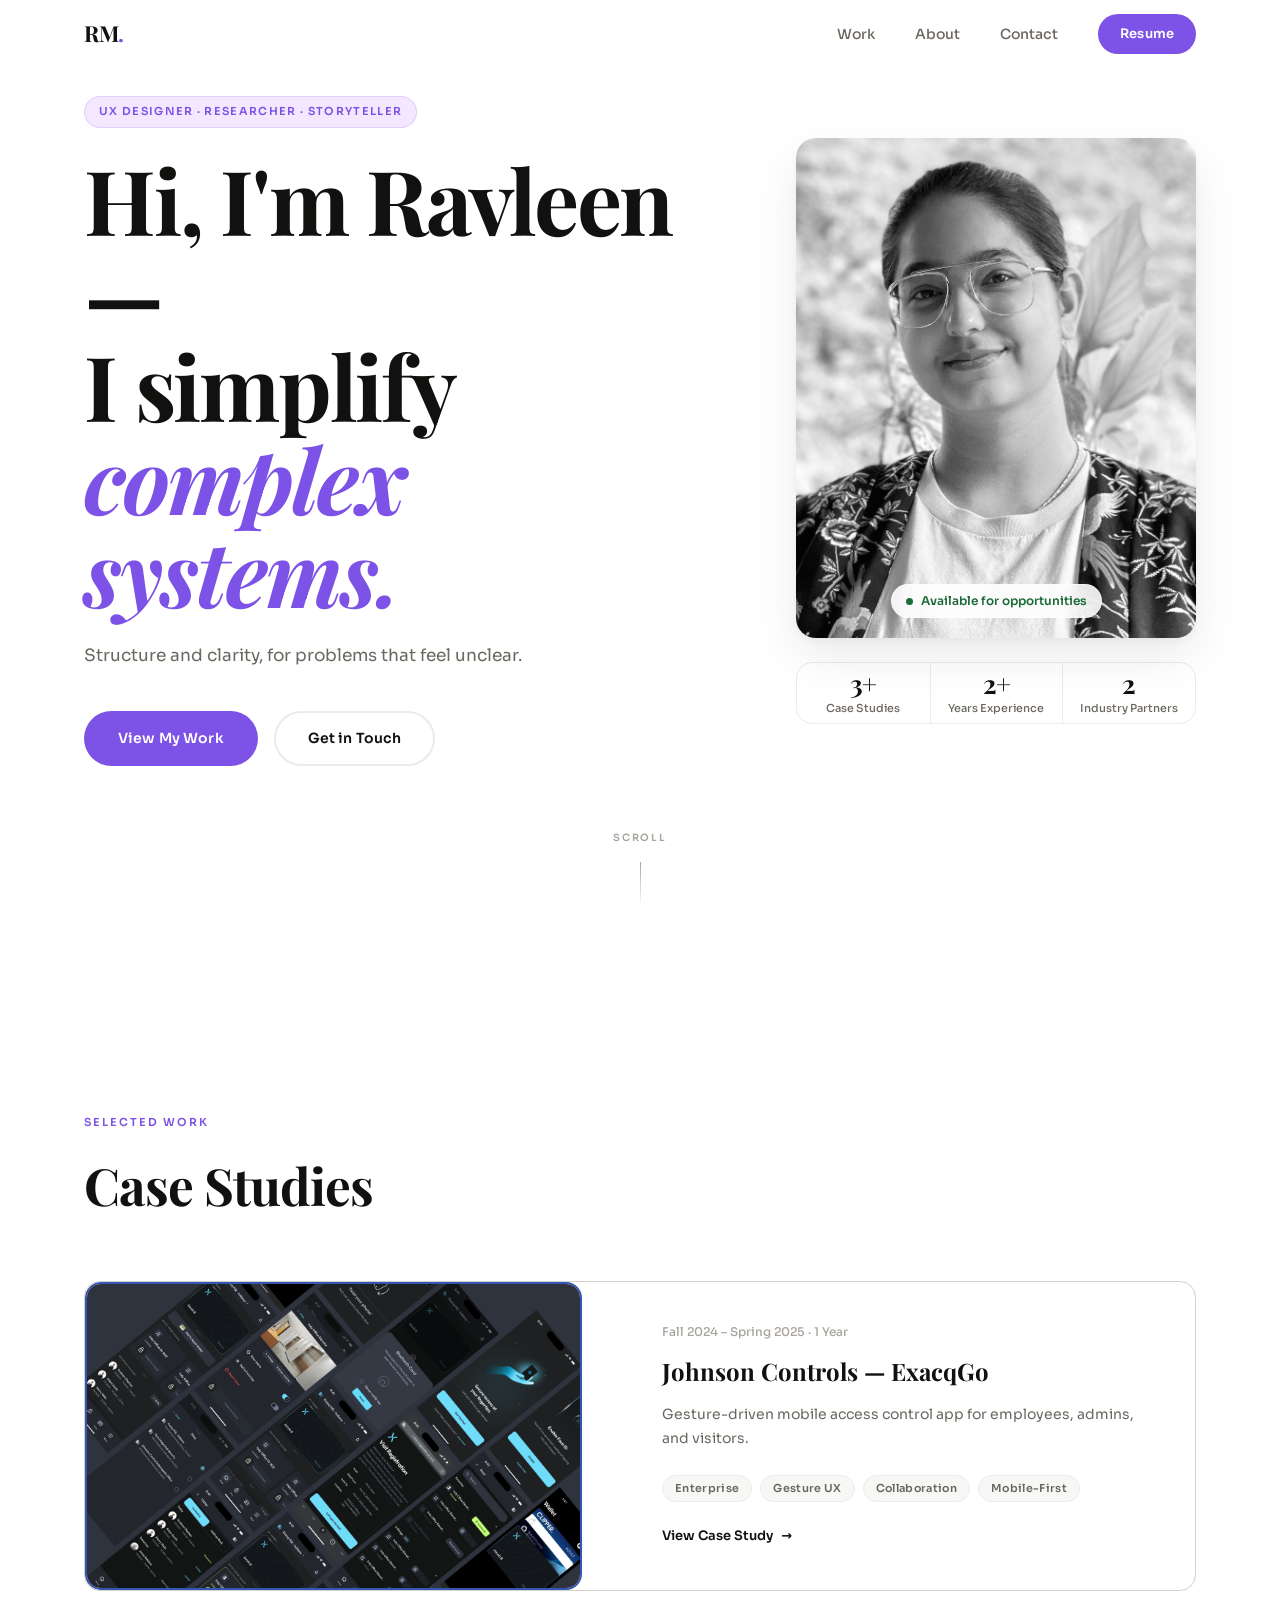
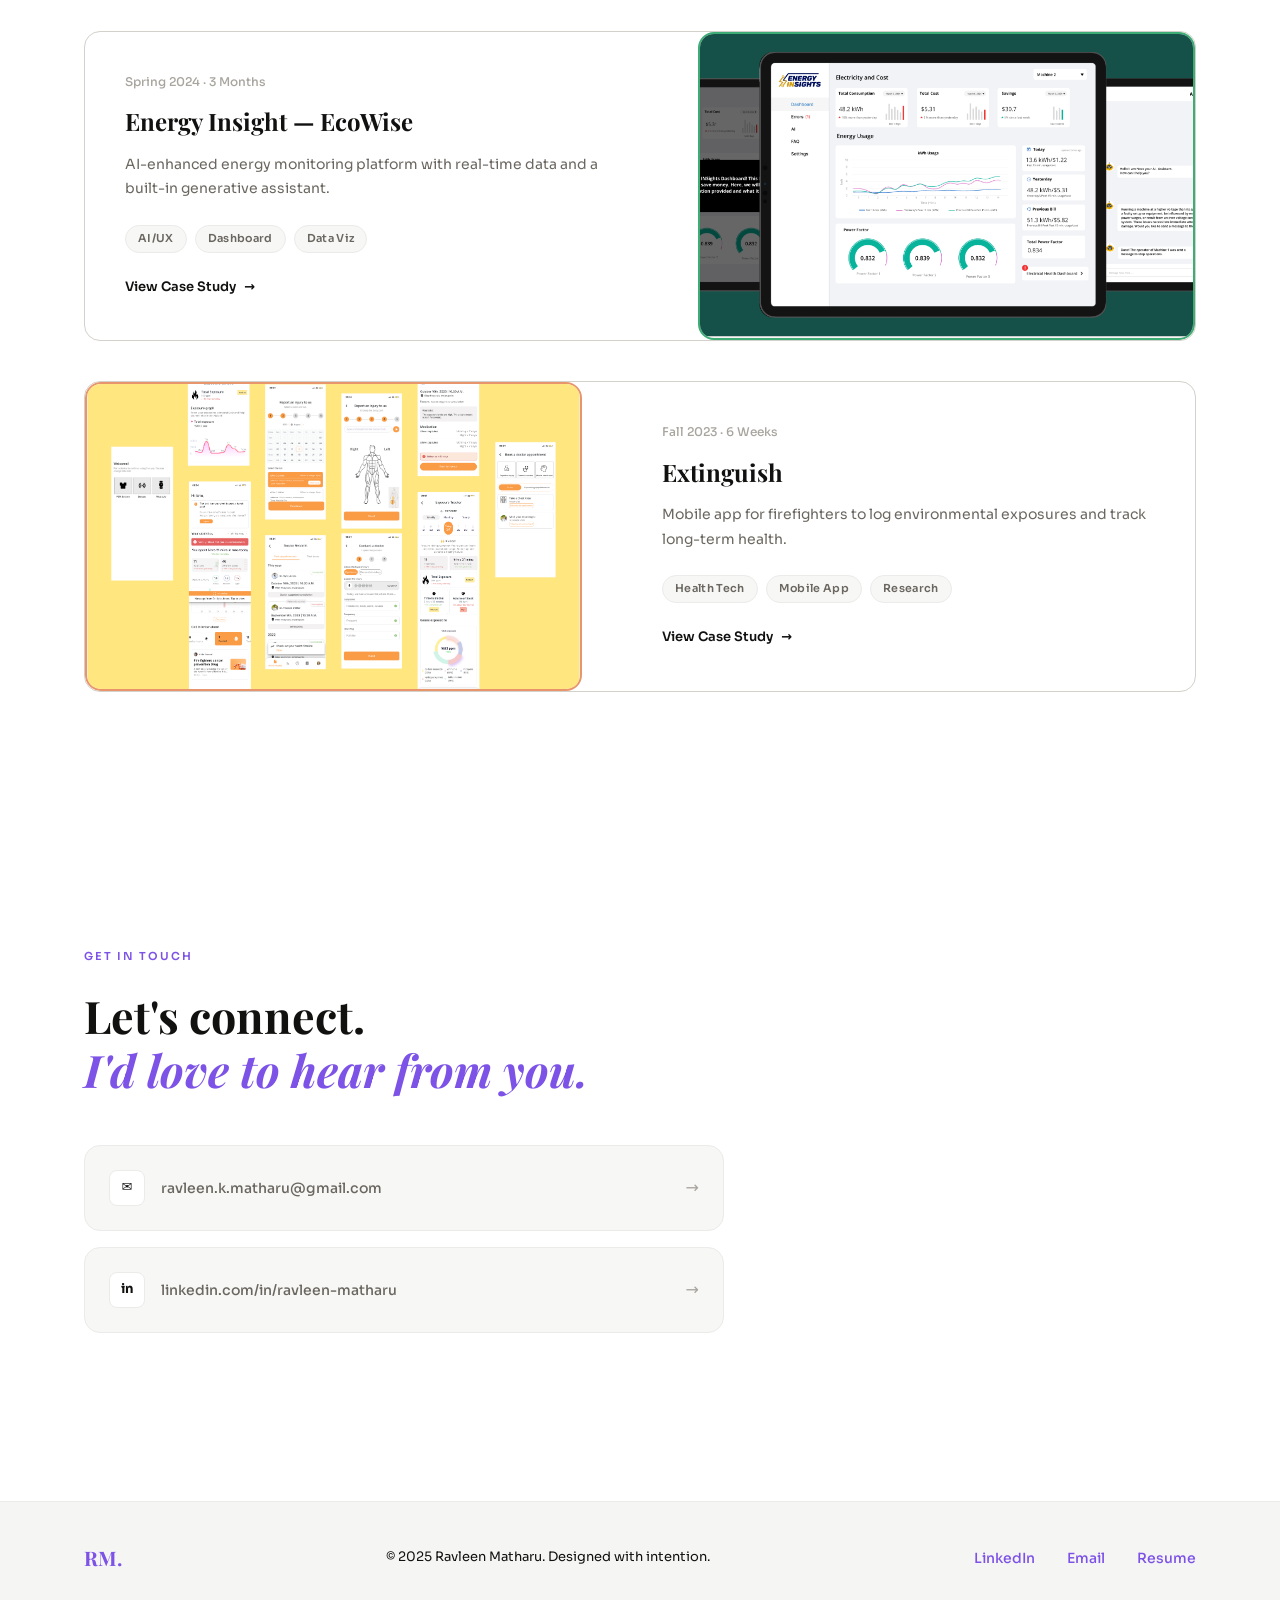
<file: index.html>
<!DOCTYPE html>
<html lang="en">
<head>
  <meta charset="UTF-8" />
  <meta name="viewport" content="width=device-width, initial-scale=1.0" />
  <title>Ravleen Matharu — UX Designer</title>
  <meta name="description" content="UX Designer specializing in intentional, user-centered design with storytelling and soul." />
  <link rel="preconnect" href="https://fonts.googleapis.com" />
  <link rel="preconnect" href="https://fonts.gstatic.com" crossorigin />
  <link href="https://fonts.googleapis.com/css2?family=Sora:wght@300;400;500;600;700&family=Playfair+Display:ital,wght@0,500;0,700;1,500&display=swap" rel="stylesheet" />
  <link rel="stylesheet" href="style.css" />
</head>
<body>

  <!-- ─── NAVIGATION ─────────────────────────────────────────── -->
  <header class="nav-wrapper">
    <nav class="nav container">
      <a href="#" class="nav-logo">RM<span class="dot">.</span></a>

      <ul class="nav-links" id="navLinks">
        <li><a href="#work" class="nav-link">Work</a></li>
        <li><a href="about.html" class="nav-link">About</a></li>
        <li><a href="#contact" class="nav-link">Contact</a></li>
        <li>
          <a href="https://drive.google.com/file/d/1DvTC7Cz_IJQYzYYdS0N1LlICfIwNAPWg/view" target="_blank" rel="noopener" class="btn btn-sm">Resume</a>
        </li>
      </ul>

      <button class="hamburger" id="hamburger" aria-label="Toggle menu">
        <span></span><span></span><span></span>
      </button>
    </nav>
  </header>

  <!-- ─── HERO ───────────────────────────────────────────────── -->
  <section class="hero" id="hero">
    <div class="container hero-inner">
      <div class="hero-text reveal">
        <span class="eyebrow">UX Designer · Researcher · Storyteller</span>
        <h1 class="hero-headline">
          Hi, I'm Ravleen —<br />
          I simplify <em>complex systems.</em>
        </h1>
        <p class="hero-sub">
          Structure and clarity, for problems that feel unclear.
        </p>
        <div class="hero-cta">
          <a href="#work" class="btn btn-primary">View My Work</a>
          <a href="#contact" class="btn btn-ghost">Get in Touch</a>
        </div>
      </div>

      <div class="hero-visual reveal reveal-delay-1">
        <div class="hero-photo-wrap">
          <img
            src="./portfolio-headshot/Portfolio.jpeg"
            alt="Ravleen Matharu — UX Designer"
            class="hero-photo"
          />
          <div class="hero-available">
            <span class="tag-pill">Available for opportunities</span>
          </div>
        </div>
        <div class="hero-stats">
          <div class="stat">
            <span class="stat-num">3+</span>
            <span class="stat-label">Case Studies</span>
          </div>
          <div class="stat">
            <span class="stat-num">2+</span>
            <span class="stat-label">Years Experience</span>
          </div>
          <div class="stat">
            <span class="stat-num">2</span>
            <span class="stat-label">Industry Partners</span>
          </div>
        </div>
      </div>
    </div>

    <div class="scroll-hint reveal reveal-delay-2">
      <span>Scroll</span>
      <div class="scroll-line"></div>
    </div>
  </section>

  <!-- ─── WORK ───────────────────────────────────────────────── -->
  <section class="work section" id="work">
    <div class="container">
      <div class="section-label reveal">Selected Work</div>
      <h2 class="section-heading reveal">Case Studies</h2>

      <div class="projects-grid">

        <!-- Project 1 — ExacqGo (Latest) -->
        <article class="project-card reveal" data-index="01">
          <div class="project-visual project-visual--security">
            <img
              src="./Exacqgo-images/JCHero Section.png"
              alt="Johnson Controls ExacqGo — gesture-driven mobile access control"
              class="project-image"
              style="object-fit: cover; object-position: center 35%; transform: scale(1.6);"
            />
          </div>
          <div class="project-info">
            <div class="project-meta">
              <span class="project-num">01</span>
              <span class="project-date">Fall 2024 – Spring 2025 · 1 Year</span>
            </div>
            <h3 class="project-title">Johnson Controls — ExacqGo</h3>
            <p class="project-desc">
              Gesture-driven mobile access control app for employees, admins, and visitors.
            </p>
            <div class="project-tags">
              <span>Enterprise</span>
              <span>Gesture UX</span>
              <span>Collaboration</span>
              <span>Mobile-First</span>
            </div>
            <a href="exacqgo.html" class="project-link">
              View Case Study <span class="arrow">→</span>
            </a>
          </div>
        </article>

        <!-- Project 2 — EcoWise -->
        <article class="project-card reveal reveal-delay-1" data-index="02">
          <div class="project-visual project-visual--eco">
            <img
              src="./Ecowise-image/Ecowise-heroimage.png"
              alt="Energy Insight EcoWise — AI-enhanced energy monitoring dashboard"
              class="project-image"
            />
          </div>
          <div class="project-info">
            <div class="project-meta">
              <span class="project-num">02</span>
              <span class="project-date">Spring 2024 · 3 Months</span>
            </div>
            <h3 class="project-title">Energy Insight — EcoWise</h3>
            <p class="project-desc">
              AI-enhanced energy monitoring platform with real-time data and a built-in generative assistant.
            </p>
            <div class="project-tags">
              <span>AI/UX</span>
              <span>Dashboard</span>
              <span>Data Viz</span>
            </div>
            <a href="ecowise.html" class="project-link">
              View Case Study <span class="arrow">→</span>
            </a>
          </div>
        </article>

        <!-- Project 3 — Extinguish -->
        <article class="project-card reveal reveal-delay-2" data-index="03">
          <div class="project-visual project-visual--fire">
            <img
              src="./Extinguish-images/Extinguish h.i.png"
              alt="Extinguish — high-fidelity app screens overview"
              class="project-image"
            />
          </div>
          <div class="project-info">
            <div class="project-meta">
              <span class="project-num">03</span>
              <span class="project-date">Fall 2023 · 6 Weeks</span>
            </div>
            <h3 class="project-title">Extinguish</h3>
            <p class="project-desc">
              Mobile app for firefighters to log environmental exposures and track long-term health.
            </p>
            <div class="project-tags">
              <span>Health Tech</span>
              <span>Mobile App</span>
              <span>Research</span>
            </div>
            <a href="extinguish.html" class="project-link">
              View Case Study <span class="arrow">→</span>
            </a>
          </div>
        </article>

      </div>
    </div>
  </section>


  <!-- ─── CONTACT ────────────────────────────────────────────── -->
  <section class="contact section" id="contact">
    <div class="container">
      <div class="section-label reveal">Get In Touch</div>
      <div class="contact-inner">
        <h2 class="contact-heading reveal">
          Let's connect.<br />
          <em>I'd love to hear from you.</em>
        </h2>
        <div class="contact-links reveal reveal-delay-1">
          <a href="https://mail.google.com/mail/?view=cm&to=ravleen.k.matharu@gmail.com" target="_blank" rel="noopener" class="contact-link">
            <span class="contact-icon">✉</span>
            <span>ravleen.k.matharu@gmail.com</span>
            <span class="arrow">→</span>
          </a>
          <a href="https://linkedin.com/in/ravleen-matharu" target="_blank" rel="noopener" class="contact-link">
            <span class="contact-icon">in</span>
            <span>linkedin.com/in/ravleen-matharu</span>
            <span class="arrow">→</span>
          </a>
        </div>
      </div>
    </div>
  </section>

  <!-- ─── FOOTER ─────────────────────────────────────────────── -->
  <footer class="footer">
    <div class="container footer-inner">
      <span class="footer-logo">RM<span class="dot">.</span></span>
      <p class="footer-copy">© 2025 Ravleen Matharu. Designed with intention.</p>
      <div class="footer-links">
        <a href="https://linkedin.com/in/ravleen-matharu" target="_blank" rel="noopener">LinkedIn</a>
        <a href="https://mail.google.com/mail/?view=cm&to=ravleen.k.matharu@gmail.com" target="_blank" rel="noopener">Email</a>
        <a href="https://drive.google.com/file/d/1DvTC7Cz_IJQYzYYdS0N1LlICfIwNAPWg/view" target="_blank" rel="noopener">Resume</a>
      </div>
    </div>
  </footer>

  <script src="script.js"></script>
</body>
</html>
</file>
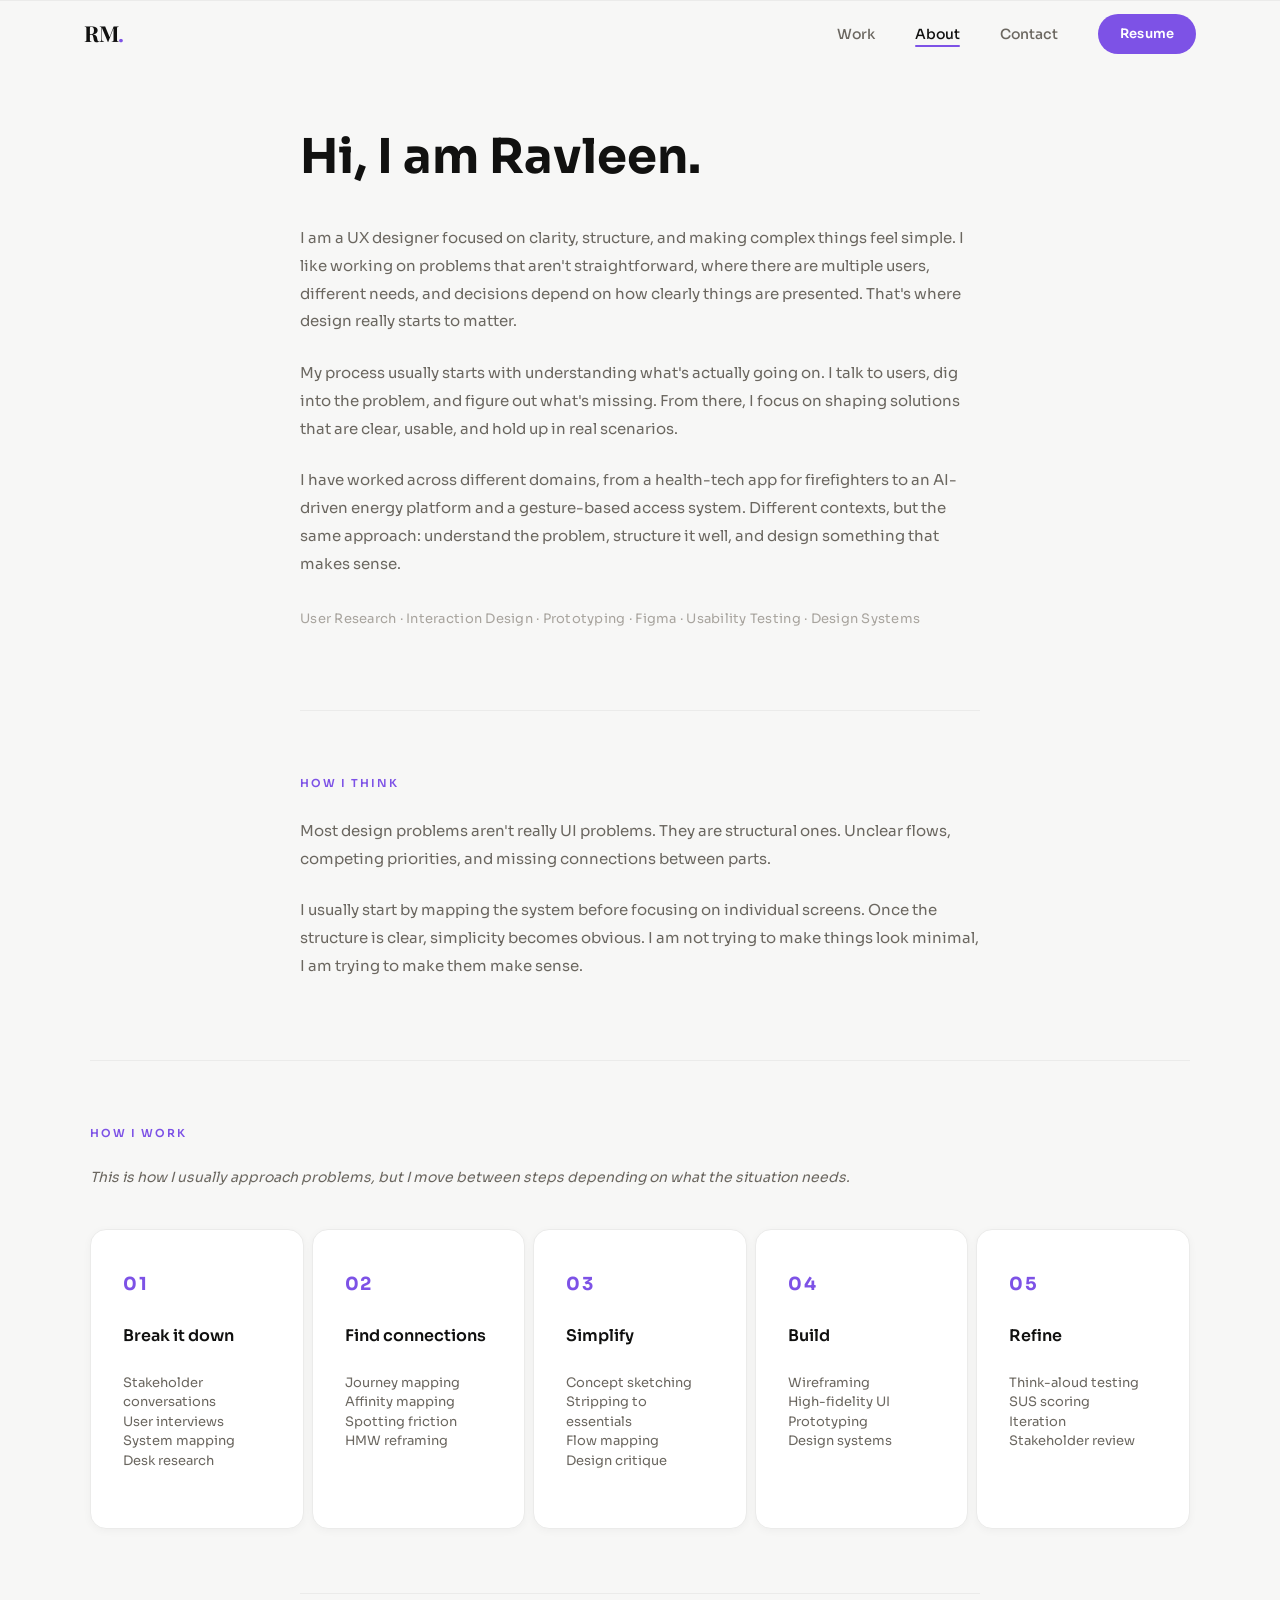
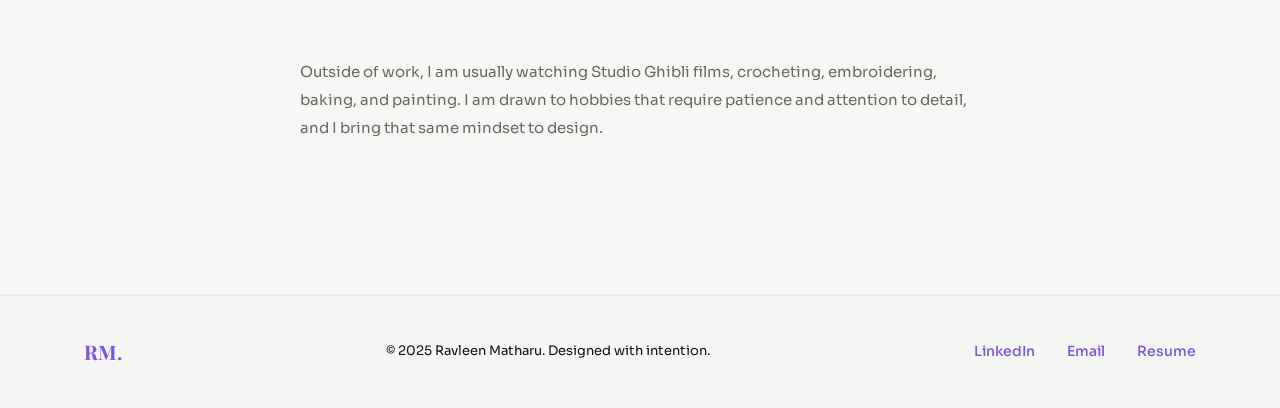
<file: about.html>
<!DOCTYPE html>
<html lang="en">
<head>
  <meta charset="UTF-8" />
  <meta name="viewport" content="width=device-width, initial-scale=1.0" />
  <title>About — Ravleen Matharu</title>
  <meta name="description" content="Learn more about Ravleen Matharu, a UX designer focused on clarity, structure, and simplifying complex systems." />
  <link rel="preconnect" href="https://fonts.googleapis.com" />
  <link rel="preconnect" href="https://fonts.gstatic.com" crossorigin />
  <link href="https://fonts.googleapis.com/css2?family=Sora:wght@300;400;500;600;700&family=Playfair+Display:ital,wght@0,500;0,700;1,500&display=swap" rel="stylesheet" />
  <link rel="stylesheet" href="style.css" />
</head>
<body>

  <!-- ─── NAVIGATION ─────────────────────────────────────────── -->
  <header class="nav-wrapper">
    <nav class="nav container">
      <a href="index.html" class="nav-logo">RM<span class="dot">.</span></a>

      <ul class="nav-links" id="navLinks">
        <li><a href="index.html#work" class="nav-link">Work</a></li>
        <li><a href="#about" class="nav-link">About</a></li>
        <li><a href="index.html#contact" class="nav-link">Contact</a></li>
        <li>
          <a href="https://drive.google.com/file/d/1DvTC7Cz_IJQYzYYdS0N1LlICfIwNAPWg/view" target="_blank" rel="noopener" class="btn btn-sm">Resume</a>
        </li>
      </ul>

      <button class="hamburger" id="hamburger" aria-label="Toggle menu">
        <span></span><span></span><span></span>
      </button>
    </nav>
  </header>

  <!-- ─── ABOUT ──────────────────────────────────────────────── -->
  <section class="about section" id="about">
    <div class="container">

      <div class="about-intro reveal">
        <h2 class="about-heading">Hi, I am Ravleen.</h2>
        <p class="about-bio">
          I am a UX designer focused on clarity, structure, and making complex things feel simple. I like working on problems that aren't straightforward, where there are multiple users, different needs, and decisions depend on how clearly things are presented. That's where design really starts to matter.
        </p>
        <p class="about-bio">
          My process usually starts with understanding what's actually going on. I talk to users, dig into the problem, and figure out what's missing. From there, I focus on shaping solutions that are clear, usable, and hold up in real scenarios.
        </p>
        <p class="about-bio">
          I have worked across different domains, from a health-tech app for firefighters to an AI-driven energy platform and a gesture-based access system. Different contexts, but the same approach: understand the problem, structure it well, and design something that makes sense.
        </p>
        <p class="about-skills">
          User Research · Interaction Design · Prototyping · Figma · Usability Testing · Design Systems
        </p>
      </div>

      <div class="about-think reveal">
        <p class="about-section-label">How I Think</p>
        <p class="about-bio">
          Most design problems aren't really UI problems. They are structural ones. Unclear flows, competing priorities, and missing connections between parts.
        </p>
        <p class="about-bio">
          I usually start by mapping the system before focusing on individual screens. Once the structure is clear, simplicity becomes obvious. I am not trying to make things look minimal, I am trying to make them make sense.
        </p>
      </div>

      <div class="about-process reveal">
        <p class="about-section-label">How I Work</p>
        <p class="about-process-note">This is how I usually approach problems, but I move between steps depending on what the situation needs.</p>
        <div class="process-grid">

          <div class="process-card">
            <span class="process-num">01</span>
            <h3 class="process-title">Break it down</h3>
            <ul class="process-methods">
              <li>Stakeholder conversations</li>
              <li>User interviews</li>
              <li>System mapping</li>
              <li>Desk research</li>
            </ul>
          </div>

          <div class="process-card">
            <span class="process-num">02</span>
            <h3 class="process-title">Find connections</h3>
            <ul class="process-methods">
              <li>Journey mapping</li>
              <li>Affinity mapping</li>
              <li>Spotting friction</li>
              <li>HMW reframing</li>
            </ul>
          </div>

          <div class="process-card">
            <span class="process-num">03</span>
            <h3 class="process-title">Simplify</h3>
            <ul class="process-methods">
              <li>Concept sketching</li>
              <li>Stripping to essentials</li>
              <li>Flow mapping</li>
              <li>Design critique</li>
            </ul>
          </div>

          <div class="process-card">
            <span class="process-num">04</span>
            <h3 class="process-title">Build</h3>
            <ul class="process-methods">
              <li>Wireframing</li>
              <li>High-fidelity UI</li>
              <li>Prototyping</li>
              <li>Design systems</li>
            </ul>
          </div>

          <div class="process-card">
            <span class="process-num">05</span>
            <h3 class="process-title">Refine</h3>
            <ul class="process-methods">
              <li>Think-aloud testing</li>
              <li>SUS scoring</li>
              <li>Iteration</li>
              <li>Stakeholder review</li>
            </ul>
          </div>

        </div>
      </div>

      <div class="about-personal reveal">
        <p class="about-bio">
          Outside of work, I am usually watching Studio Ghibli films, crocheting, embroidering, baking, and painting. I am drawn to hobbies that require patience and attention to detail, and I bring that same mindset to design.
        </p>
      </div>

    </div>
  </section>

  <!-- ─── FOOTER ─────────────────────────────────────────────── -->
  <footer class="footer">
    <div class="container footer-inner">
      <span class="footer-logo">RM<span class="dot">.</span></span>
      <p class="footer-copy">© 2025 Ravleen Matharu. Designed with intention.</p>
      <div class="footer-links">
        <a href="https://linkedin.com/in/ravleen-matharu" target="_blank" rel="noopener">LinkedIn</a>
        <a href="https://mail.google.com/mail/?view=cm&to=ravleen.k.matharu@gmail.com" target="_blank" rel="noopener">Email</a>
        <a href="https://drive.google.com/file/d/1DvTC7Cz_IJQYzYYdS0N1LlICfIwNAPWg/view" target="_blank" rel="noopener">Resume</a>
      </div>
    </div>
  </footer>

  <script src="script.js"></script>
</body>
</html>
</file>
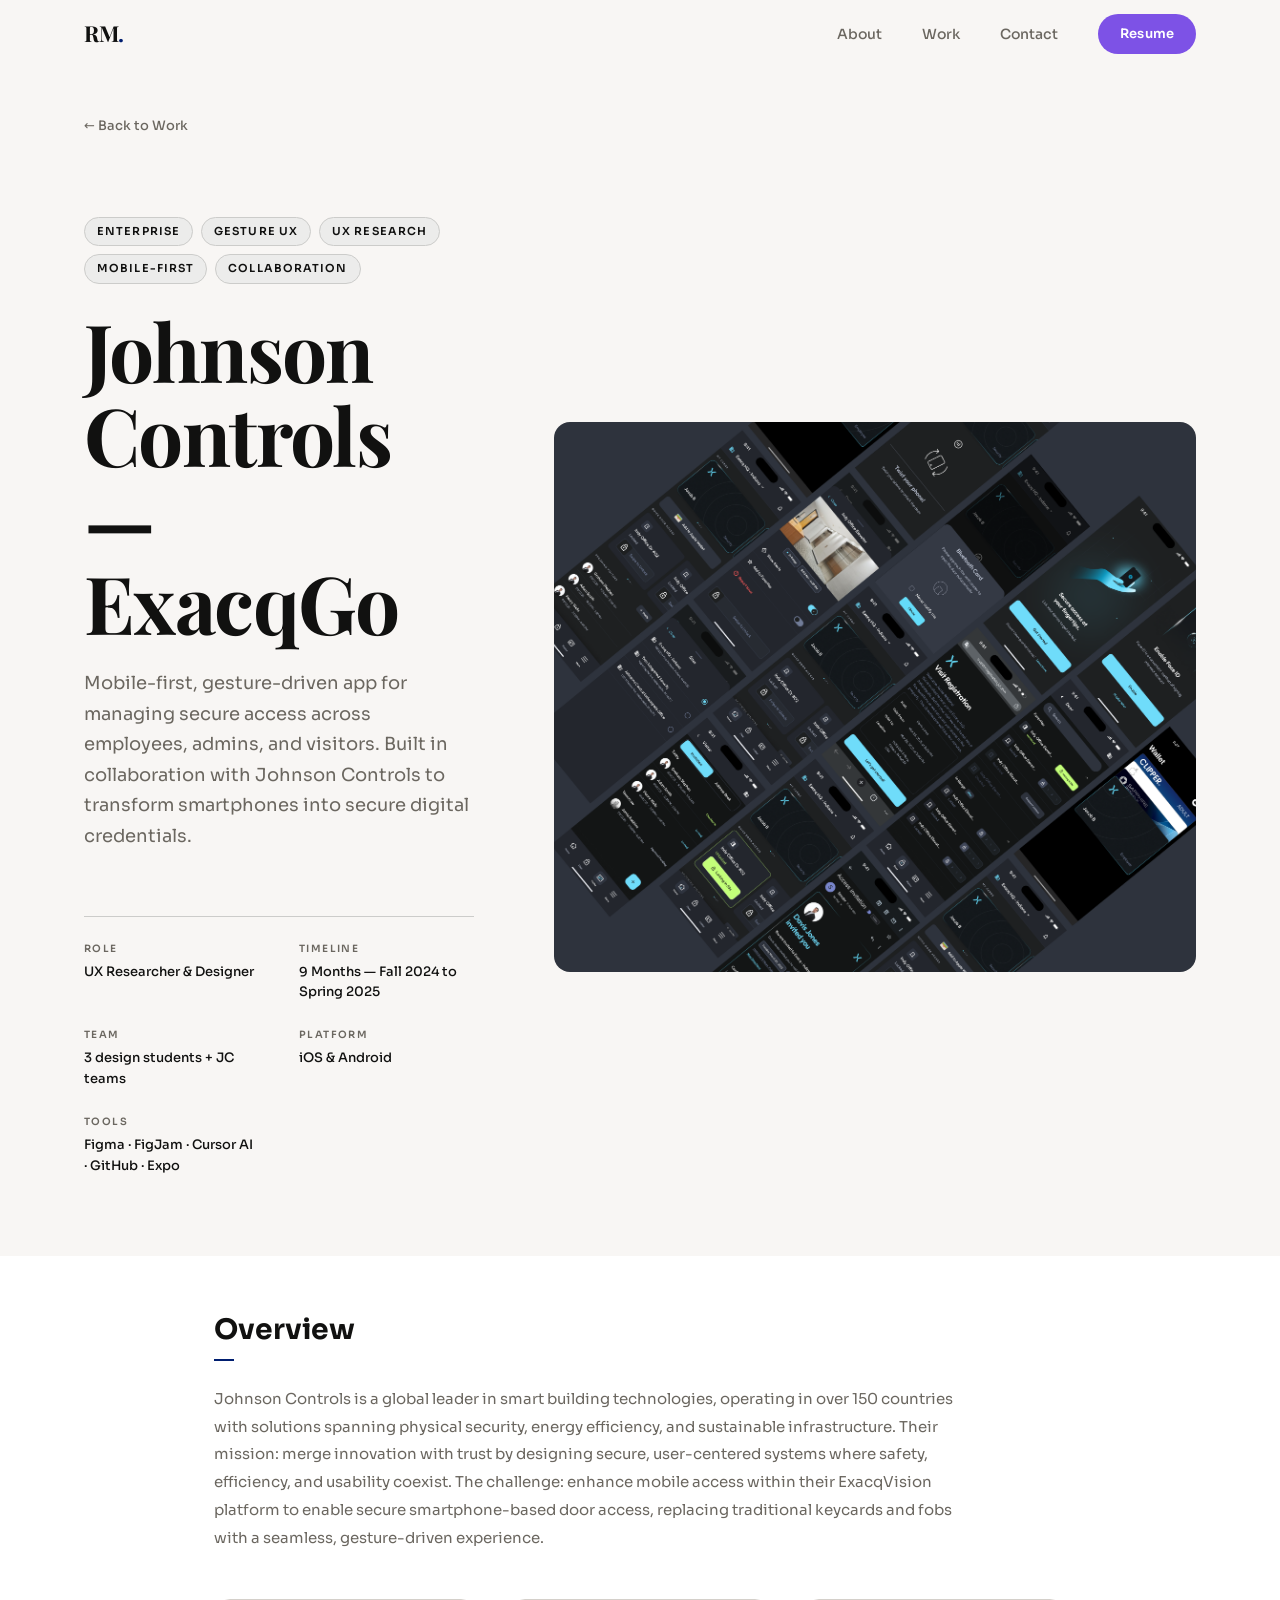
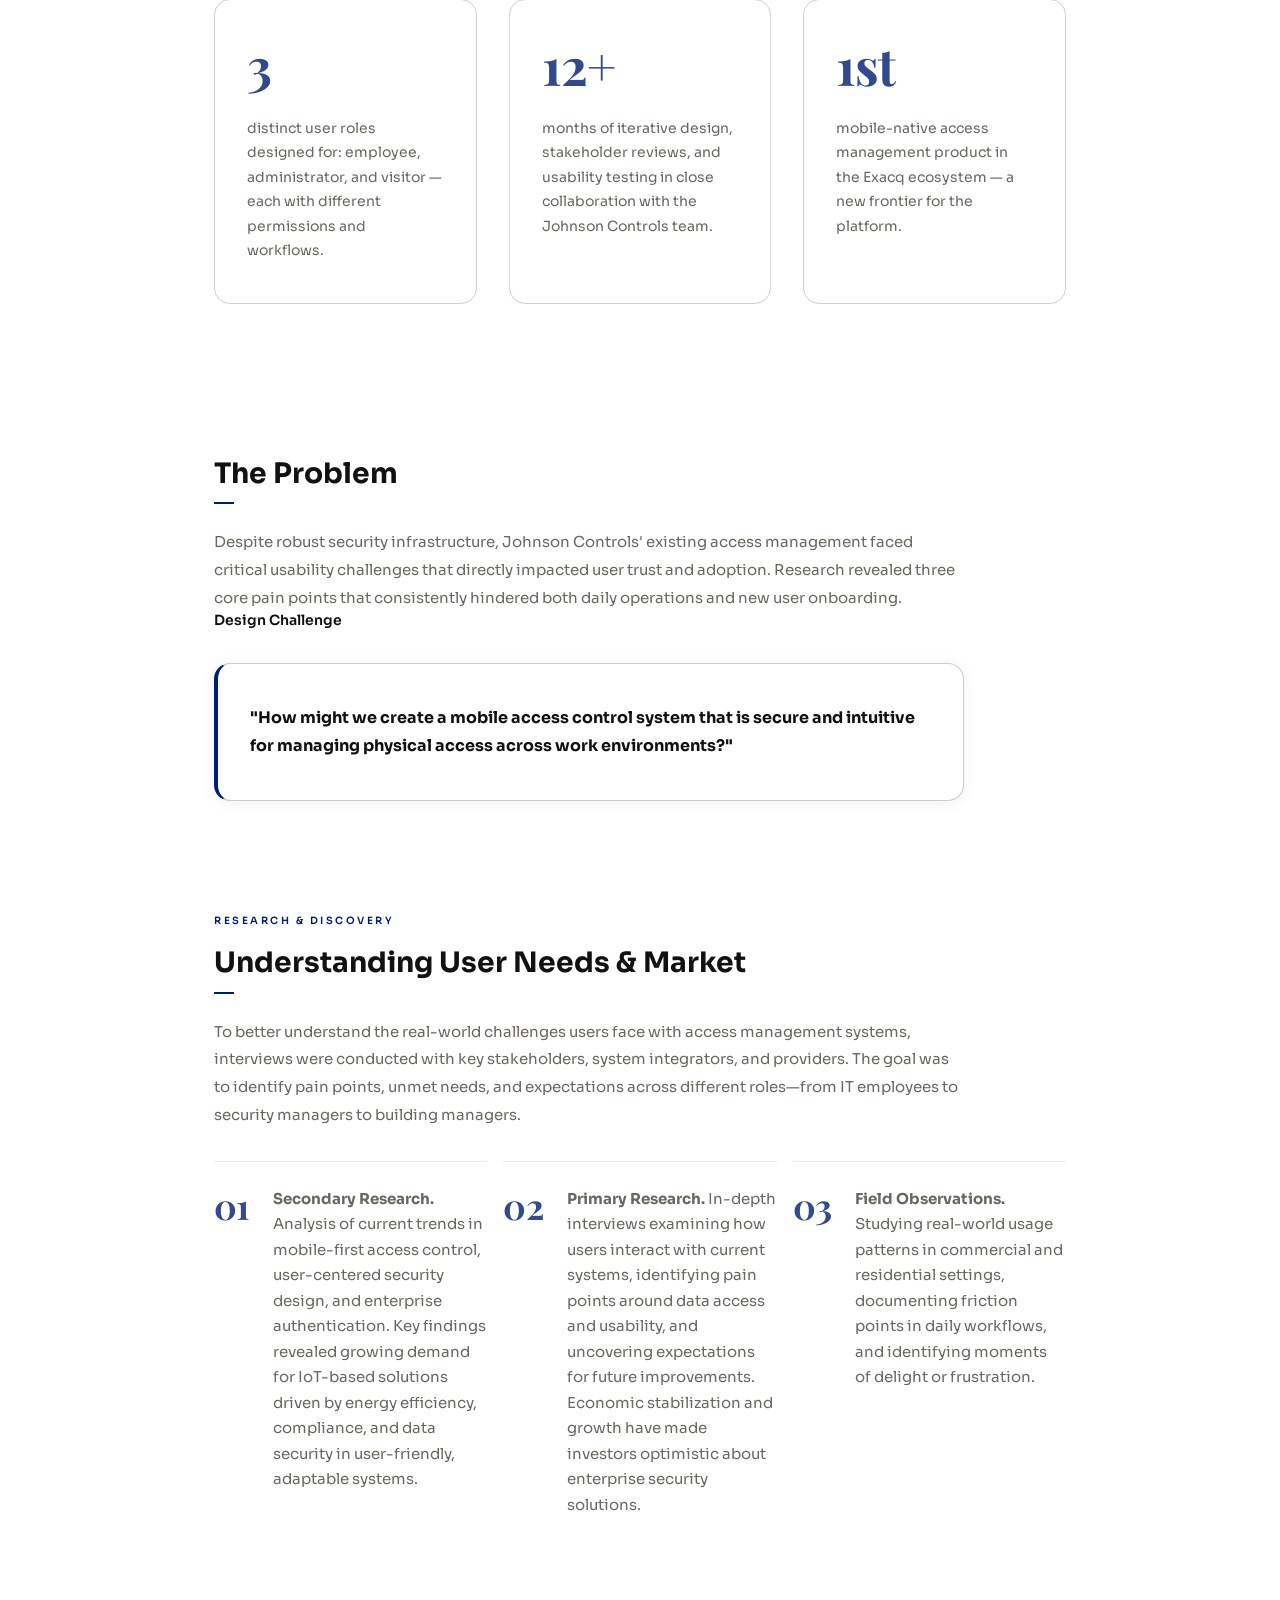
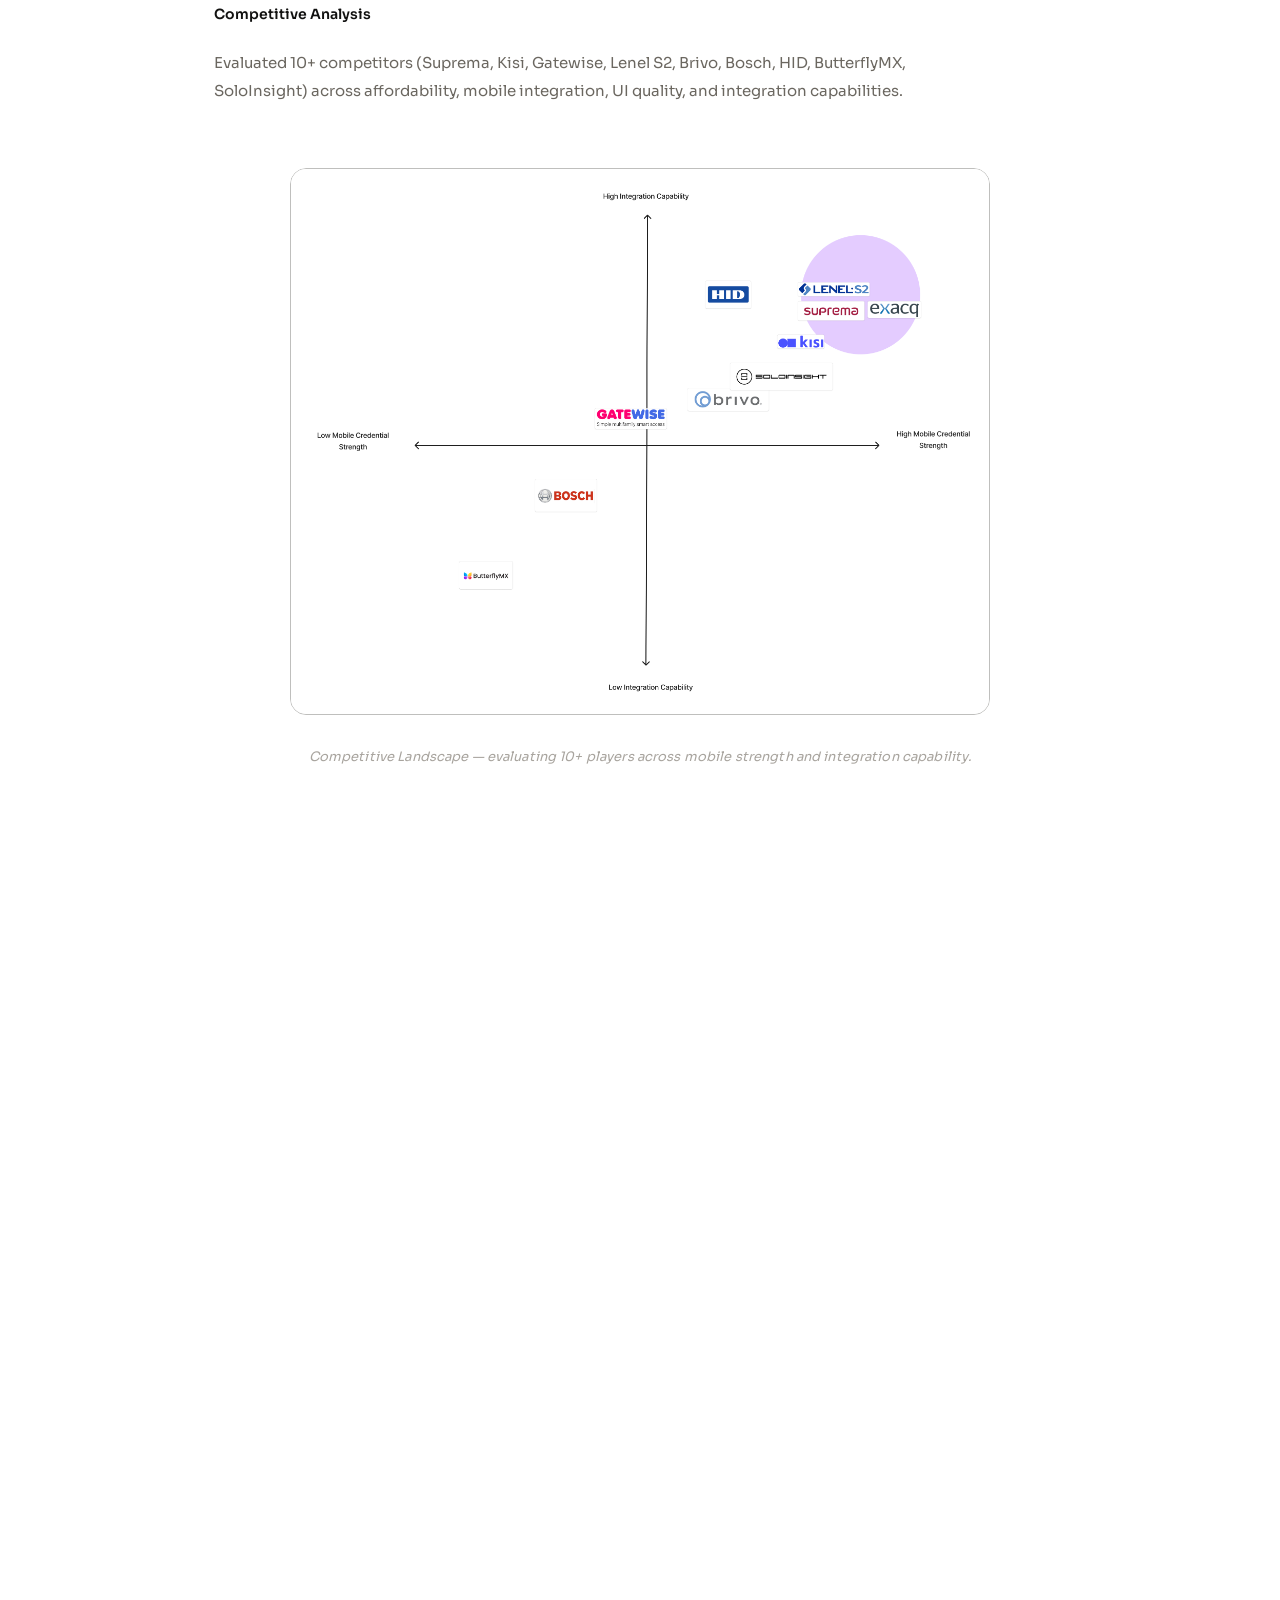
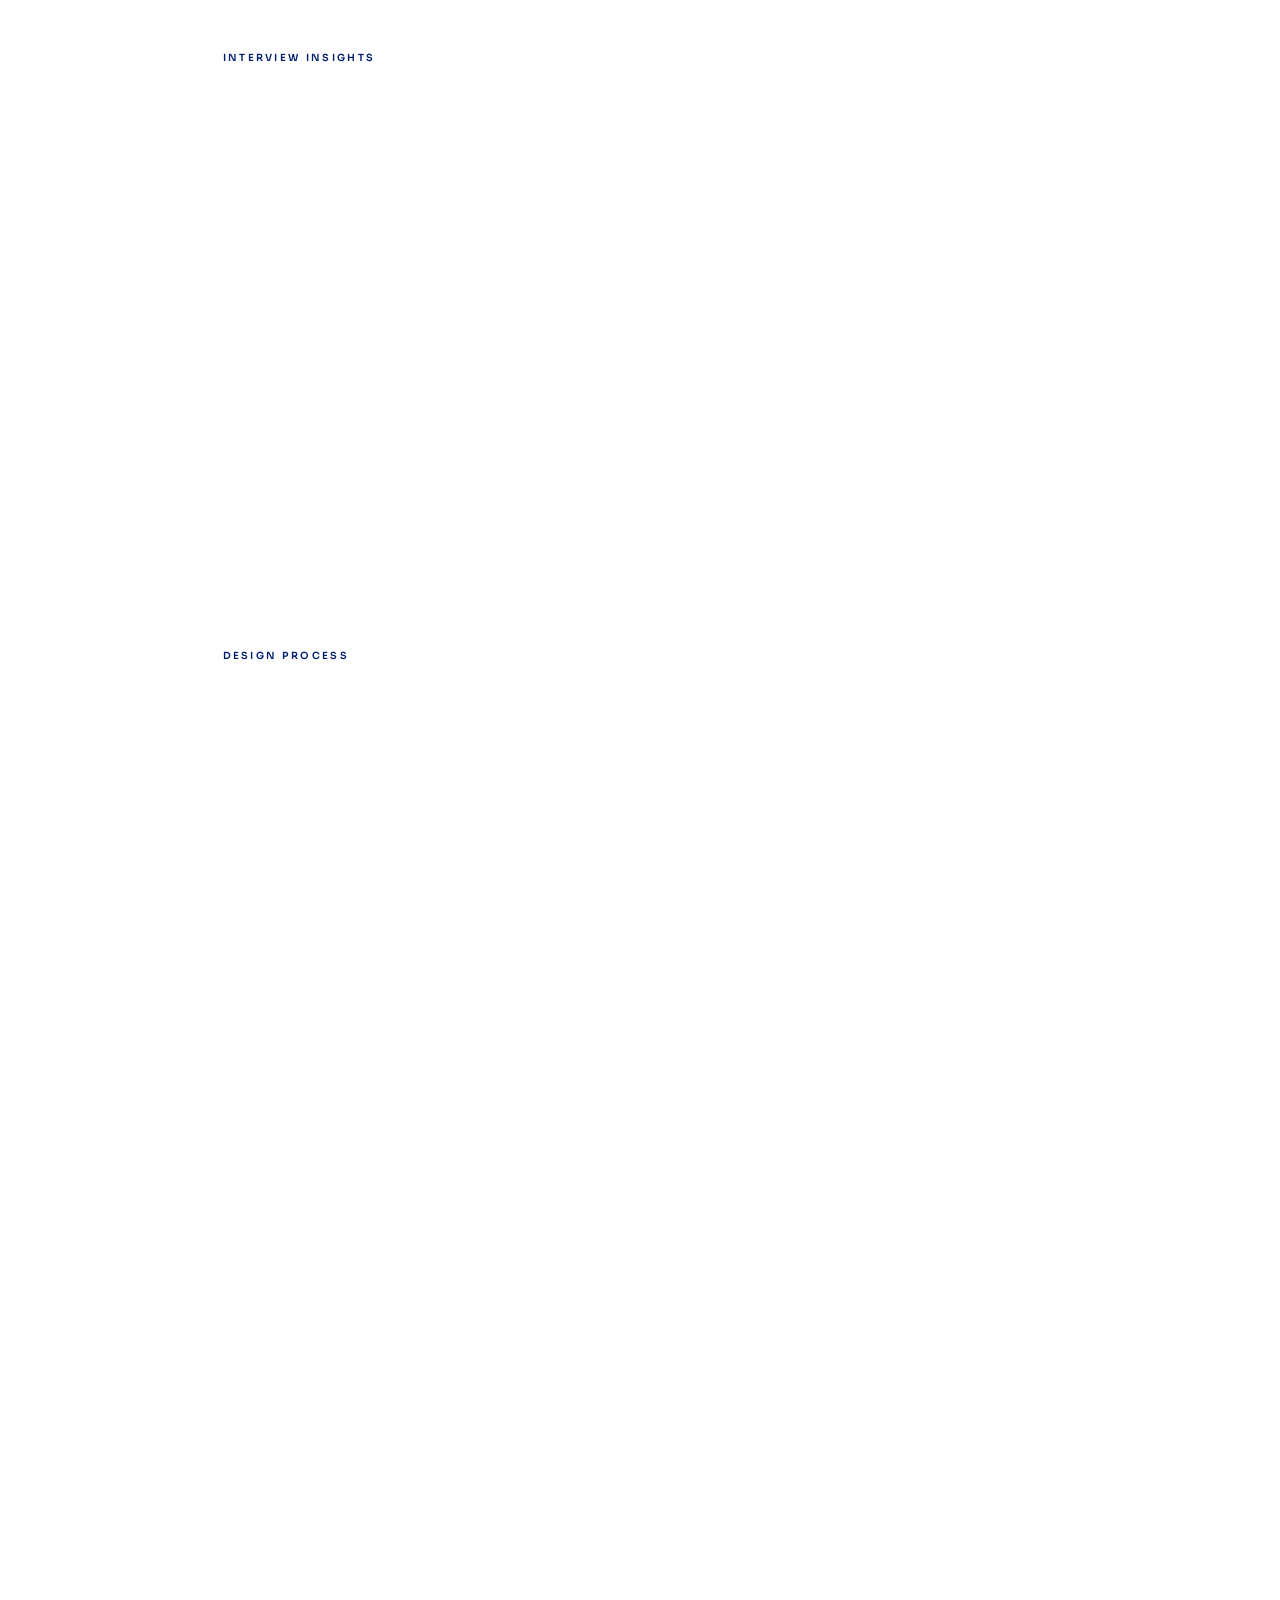
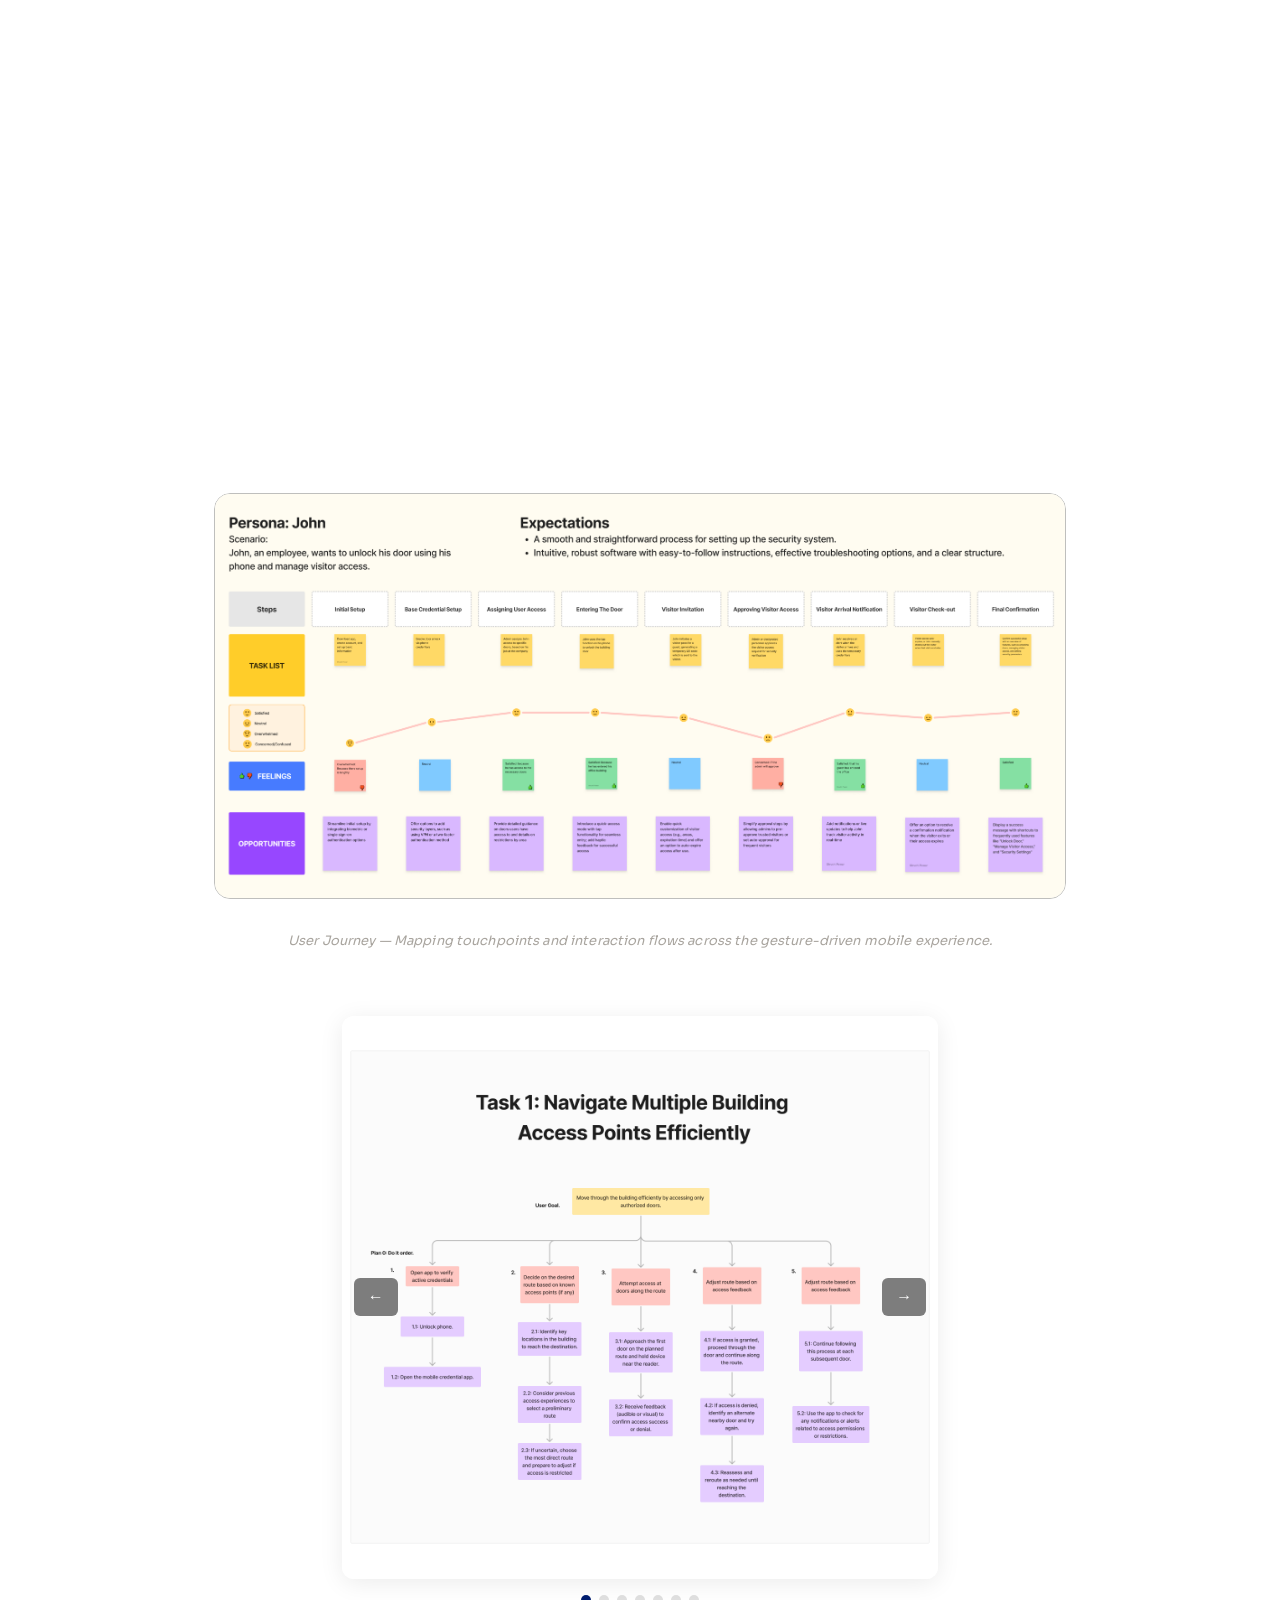
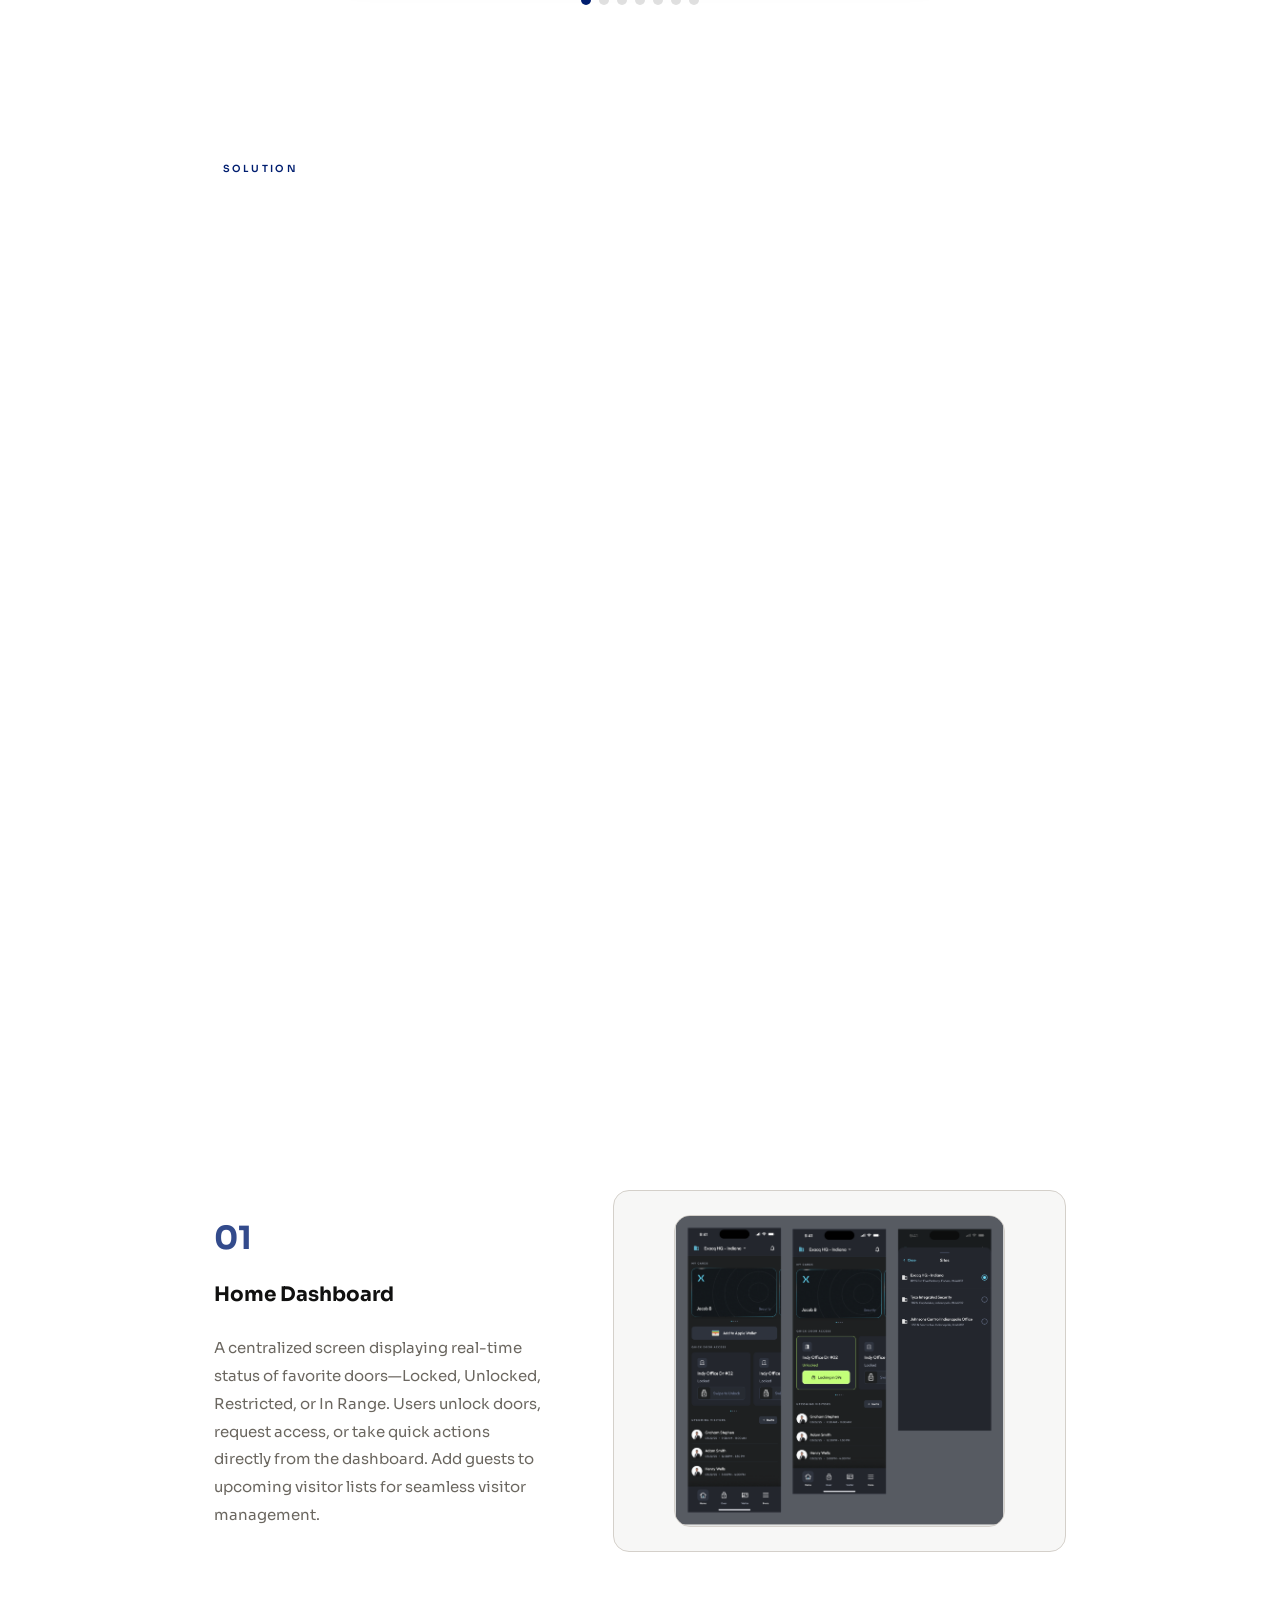
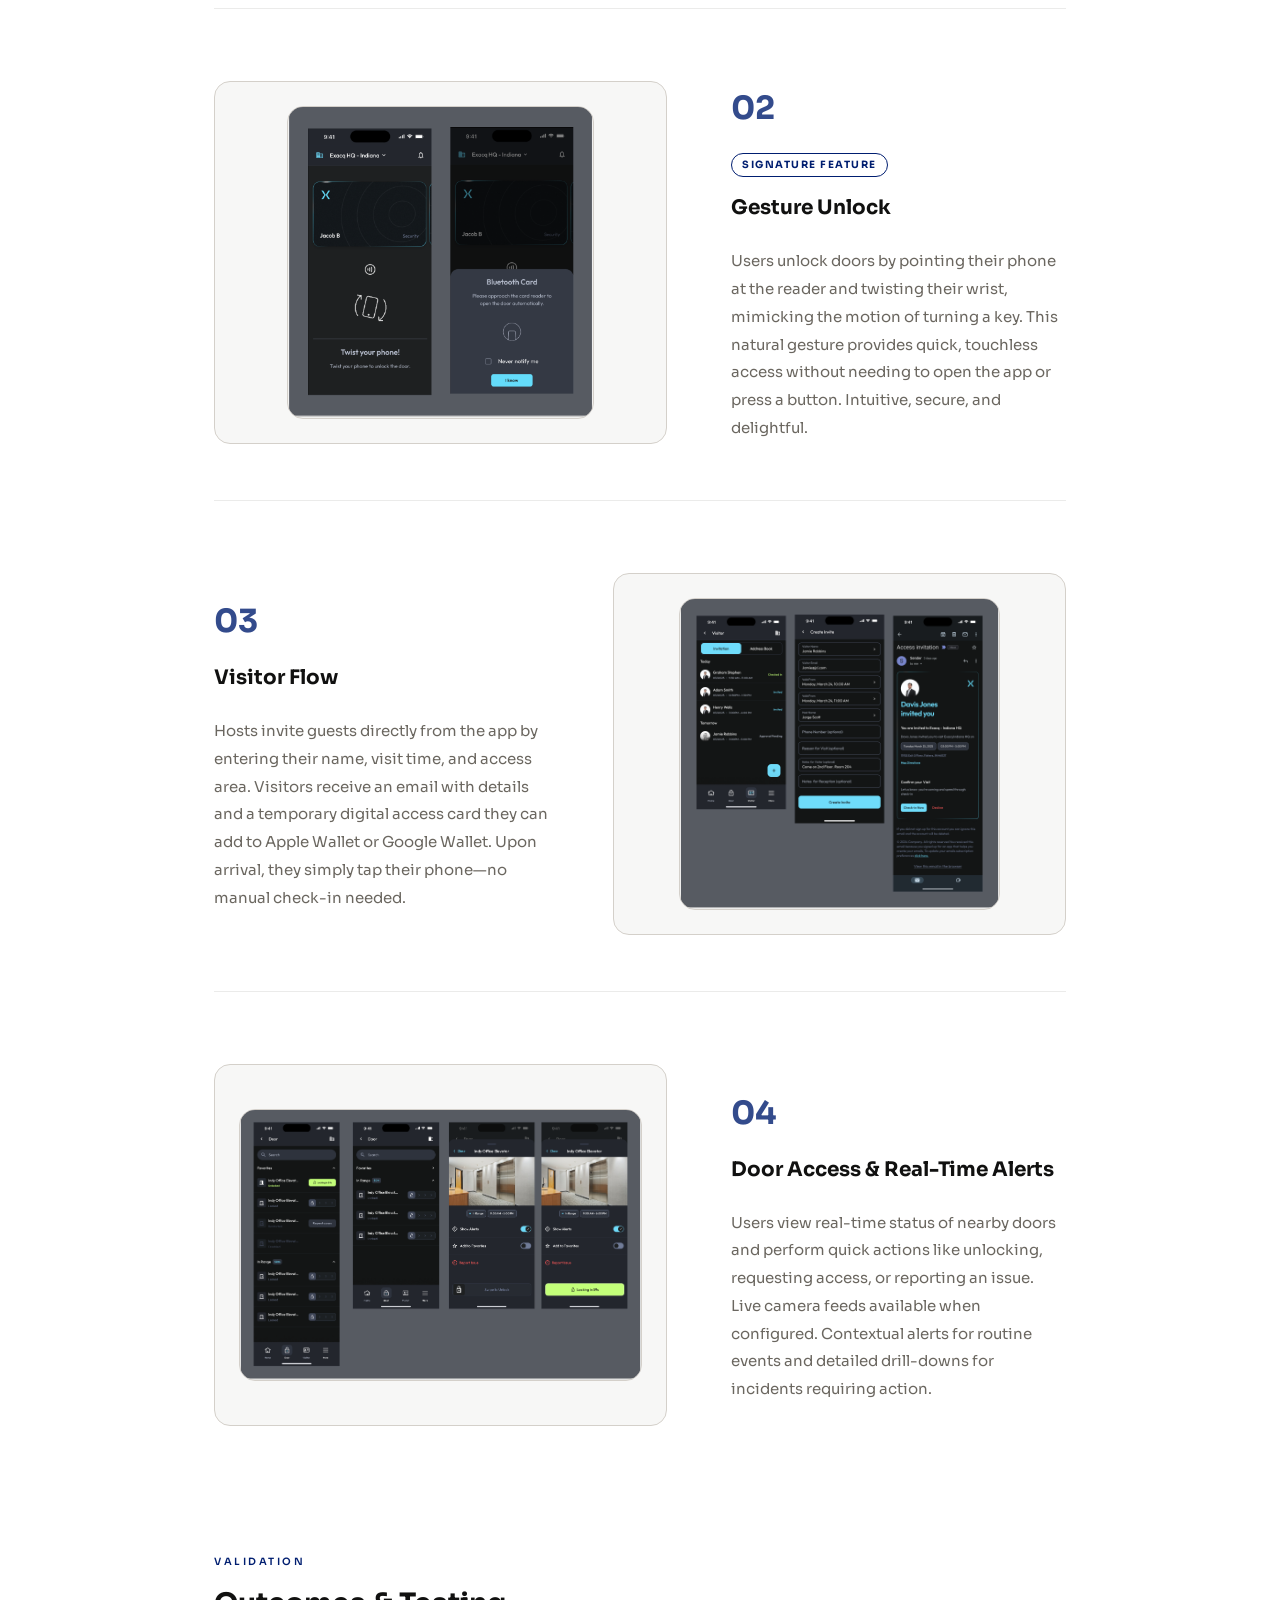
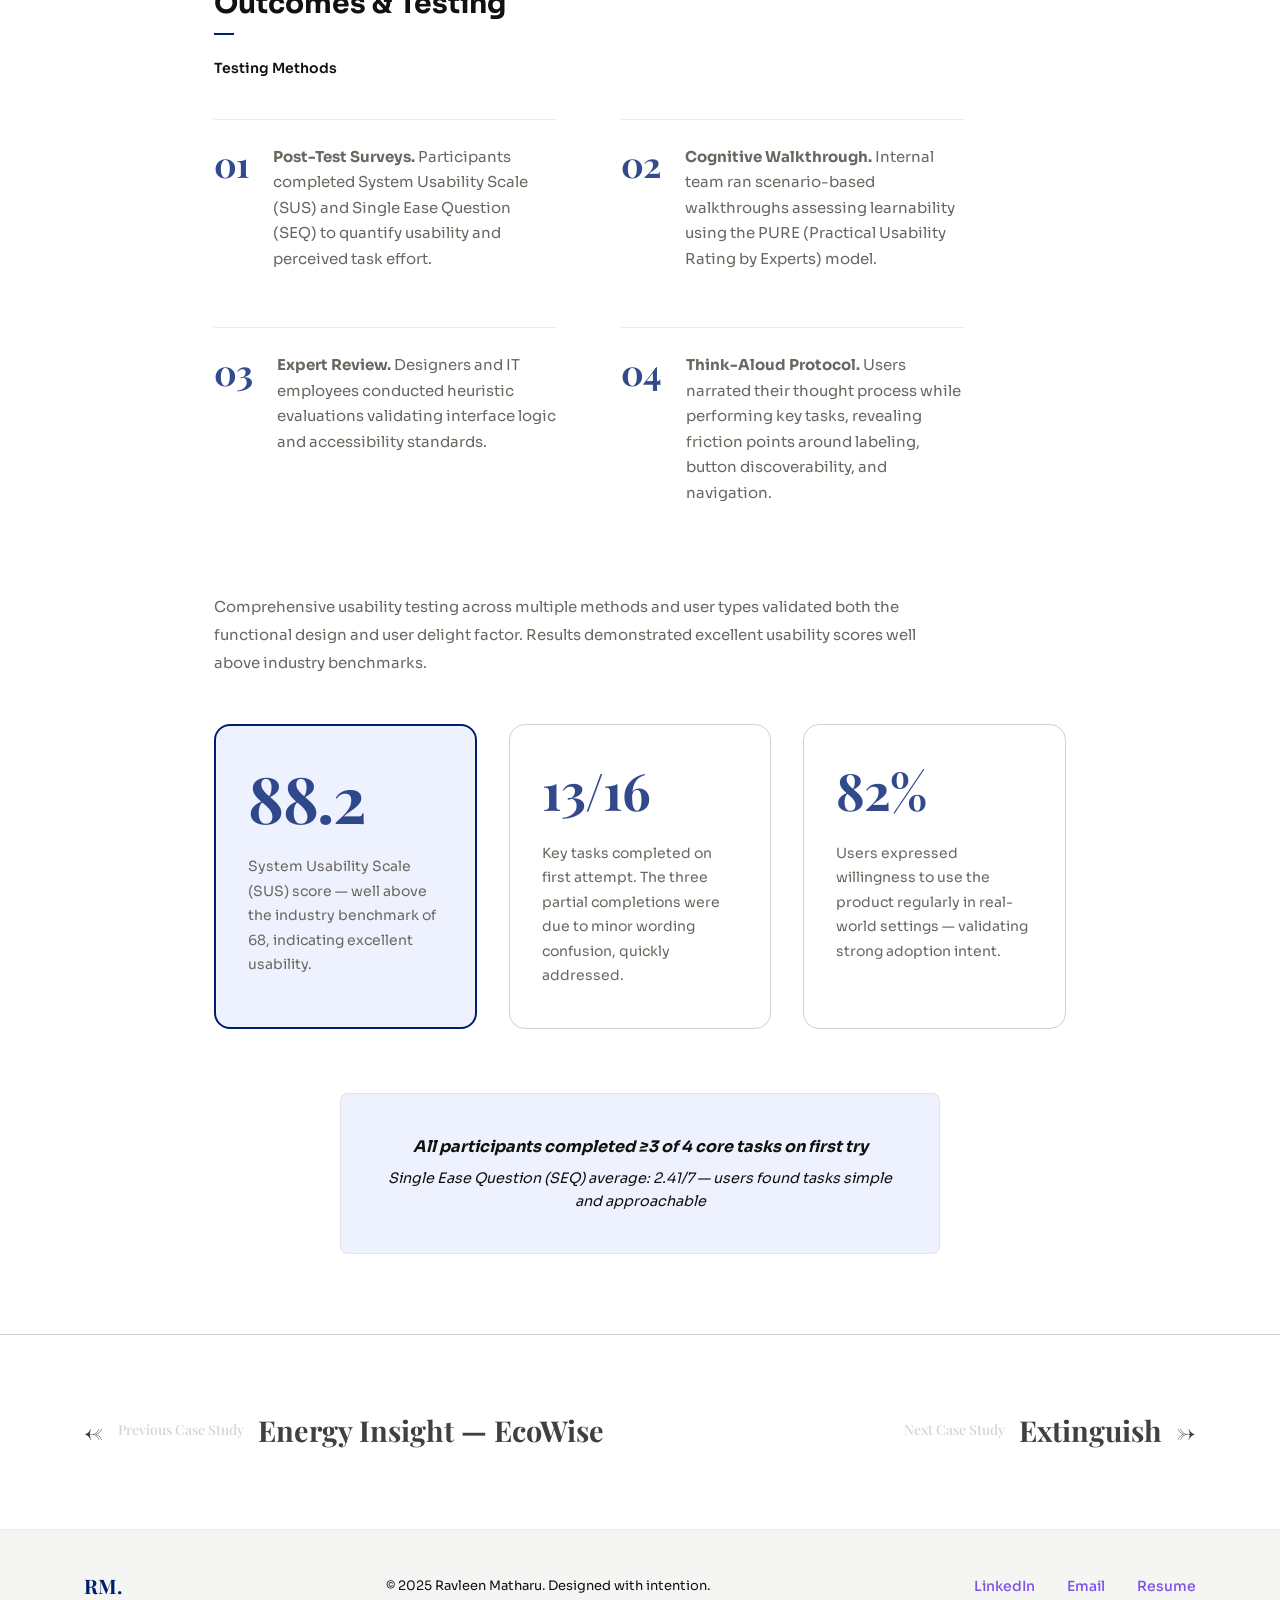
<file: exacqgo.html>
<!DOCTYPE html>
<html lang="en">
<head>
  <meta charset="UTF-8" />
  <meta name="viewport" content="width=device-width, initial-scale=1.0" />
  <title>ExacqGo — Ravleen Matharu</title>
  <meta name="description" content="Case study: Johnson Controls ExacqGo — Mobile-first, gesture-driven access management app." />
  <link rel="preconnect" href="https://fonts.googleapis.com" />
  <link rel="preconnect" href="https://fonts.gstatic.com" crossorigin />
  <link href="https://fonts.googleapis.com/css2?family=Sora:wght@300;400;500;600;700&family=Playfair+Display:ital,wght@0,500;0,700;1,500&display=swap" rel="stylesheet" />
  <link rel="stylesheet" href="style.css" />
  <link rel="stylesheet" href="case-study.css" />
</head>
<body class="theme-security">

  <!-- NAV -->
  <header class="nav-wrapper scrolled">
    <nav class="nav container">
      <a href="index.html" class="nav-logo">RM<span class="dot">.</span></a>
      <ul class="nav-links" id="navLinks">
        <li><a href="index.html#about" class="nav-link">About</a></li>
        <li><a href="index.html#work" class="nav-link">Work</a></li>
        <li><a href="index.html#contact" class="nav-link">Contact</a></li>
        <li><a href="https://drive.google.com/file/d/1DvTC7Cz_IJQYzYYdS0N1LlICfIwNAPWg/view" target="_blank" rel="noopener" class="btn btn-sm">Resume</a></li>
      </ul>
      <button class="hamburger" id="hamburger" aria-label="Toggle menu">
        <span></span><span></span><span></span>
      </button>
    </nav>
  </header>

  <!-- HERO -->
  <section class="cs-hero cs-hero--light">
    <div class="cs-container">
      <a href="index.html#work" class="cs-back reveal">← Back to Work</a>

      <div class="cs-hero-grid">
        <div class="cs-hero-text reveal">
          <div class="cs-tags">
            <span class="cs-tag">Enterprise</span>
            <span class="cs-tag">Gesture UX</span>
            <span class="cs-tag">UX Research</span>
            <span class="cs-tag">Mobile-First</span>
            <span class="cs-tag">Collaboration</span>
          </div>
          <h1 class="cs-title">Johnson Controls — ExacqGo</h1>
          <p class="cs-subtitle">
            Mobile-first, gesture-driven app for managing secure access across employees, admins, and visitors. Built in collaboration with Johnson Controls to transform smartphones into secure digital credentials.
          </p>
          <div class="cs-meta-grid">
            <div class="cs-meta-item">
              <span class="cs-meta-label">Role</span>
              <span class="cs-meta-value">UX Researcher & Designer</span>
            </div>
            <div class="cs-meta-item">
              <span class="cs-meta-label">Timeline</span>
              <span class="cs-meta-value">9 Months — Fall 2024 to Spring 2025</span>
            </div>
            <div class="cs-meta-item">
              <span class="cs-meta-label">Team</span>
              <span class="cs-meta-value">3 design students + JC teams</span>
            </div>
            <div class="cs-meta-item">
              <span class="cs-meta-label">Platform</span>
              <span class="cs-meta-value">iOS & Android</span>
            </div>
            <div class="cs-meta-item">
              <span class="cs-meta-label">Tools</span>
              <span class="cs-meta-value">Figma · FigJam · Cursor AI · GitHub · Expo</span>
            </div>
          </div>
        </div>

        <div class="cs-hero-image reveal reveal-delay-1">
          <img src="./Exacqgo-images/JCHero Section.png"
               alt="ExacqGo mobile access control interface"
               style="object-fit: cover; object-position: center 35%; transform: scale(1.6);" />
        </div>
      </div>
    </div>
  </section>

  <!-- OVERVIEW -->
  <section class="cs-section cs-section--alt">
    <div class="cs-container">

      <h2 class="cs-section-bar-title reveal">Overview</h2>

      <p class="cs-text reveal">
        Johnson Controls is a global leader in smart building technologies, operating in over 150 countries with solutions spanning physical security, energy efficiency, and sustainable infrastructure. Their mission: merge innovation with trust by designing secure, user-centered systems where safety, efficiency, and usability coexist. The challenge: enhance mobile access within their ExacqVision platform to enable secure smartphone-based door access, replacing traditional keycards and fobs with a seamless, gesture-driven experience.
      </p>

      <div class="cs-insight-grid reveal">
        <div class="cs-insight-card">
          <span class="cs-insight-num">3</span>
          <p>distinct user roles designed for: employee, administrator, and visitor — each with different permissions and workflows.</p>
        </div>
        <div class="cs-insight-card">
          <span class="cs-insight-num">12+</span>
          <p>months of iterative design, stakeholder reviews, and usability testing in close collaboration with the Johnson Controls team.</p>
        </div>
        <div class="cs-insight-card">
          <span class="cs-insight-num">1st</span>
          <p>mobile-native access management product in the Exacq ecosystem — a new frontier for the platform.</p>
        </div>
      </div>

    </div>
  </section>

  <!-- THE PROBLEM -->
  <section class="cs-section">
    <div class="cs-container">

      <h2 class="cs-section-bar-title reveal">The Problem</h2>

      <p class="cs-text reveal">
        Despite robust security infrastructure, Johnson Controls' existing access management faced critical usability challenges that directly impacted user trust and adoption. Research revealed three core pain points that consistently hindered both daily operations and new user onboarding.
      </p>

      <h3 class="cs-subheading reveal" style="margin-bottom: var(--sp-3);">Design Challenge</h3>

      <p class="cs-hmw-statement reveal">
        "How might we create a mobile access control system that is secure and intuitive for managing physical access across work environments?"
      </p>

    </div>
  </section>

  <!-- RESEARCH & DISCOVERY -->
  <section class="cs-section cs-section--alt">
    <div class="cs-container">

      <span class="cs-label reveal">Research & Discovery</span>
      <h2 class="cs-section-bar-title reveal">Understanding User Needs & Market</h2>

      <p class="cs-text reveal">
        To better understand the real-world challenges users face with access management systems, interviews were conducted with key stakeholders, system integrators, and providers. The goal was to identify pain points, unmet needs, and expectations across different roles—from IT employees to security managers to building managers.
      </p>

      <div class="cs-grid-3--cards reveal">
        <div class="cs-takeaway-item">
          <span class="cs-takeaway-num">01</span>
          <p><strong>Secondary Research.</strong> Analysis of current trends in mobile-first access control, user-centered security design, and enterprise authentication. Key findings revealed growing demand for IoT-based solutions driven by energy efficiency, compliance, and data security in user-friendly, adaptable systems.</p>
        </div>
        <div class="cs-takeaway-item">
          <span class="cs-takeaway-num">02</span>
          <p><strong>Primary Research.</strong> In-depth interviews examining how users interact with current systems, identifying pain points around data access and usability, and uncovering expectations for future improvements. Economic stabilization and growth have made investors optimistic about enterprise security solutions.</p>
        </div>
        <div class="cs-takeaway-item">
          <span class="cs-takeaway-num">03</span>
          <p><strong>Field Observations.</strong> Studying real-world usage patterns in commercial and residential settings, documenting friction points in daily workflows, and identifying moments of delight or frustration.</p>
        </div>
      </div>

      <!-- COMPETITIVE ANALYSIS SUBSECTION -->
      <h3 class="cs-subheading reveal" style="margin-top: var(--sp-8); margin-bottom: var(--sp-3);">Competitive Analysis</h3>

      <p class="cs-text reveal" style="margin-bottom: var(--sp-6);">
        Evaluated 10+ competitors (Suprema, Kisi, Gatewise, Lenel S2, Brivo, Bosch, HID, ButterflyMX, SoloInsight) across affordability, mobile integration, UI quality, and integration capabilities.
      </p>

      <figure class="cs-figure cs-figure--full reveal" style="margin: var(--sp-8) auto; max-width: 700px;">
        <img src="./Exacqgo-images/jc-competitive-analysis-diagram.png"
             alt="Competitive analysis landscape showing market positioning" />
        <figcaption style="margin-top: var(--sp-4); text-align: center; font-style: italic;">Competitive Landscape — evaluating 10+ players across mobile strength and integration capability.</figcaption>
      </figure>

      <div class="cs-grid-2x2 reveal">
        <div class="cs-takeaway-item">
          <span class="cs-takeaway-num">01</span>
          <p><strong>Key Competitor Limitations.</strong> Lack of customization and scalability for diverse enterprise needs. Heavy hardware dependency reducing flexibility. Fragmented visitor management leading to inconsistent experience and security risks.</p>
        </div>
        <div class="cs-takeaway-item">
          <span class="cs-takeaway-num">02</span>
          <p><strong>Emerging Market Demands.</strong> Cloud-first architectures enabling remote management and real-time updates. Biometric and touchless access methods driven by post-pandemic hygiene concerns. Streamlined onboarding and visitor workflows to reduce friction.</p>
        </div>
        <div class="cs-takeaway-item">
          <span class="cs-takeaway-num">03</span>
          <p><strong>Market Gap Identified.</strong> The intersection of high mobile credential strength + high integration capability represents a relatively uncrowded opportunity with significant growth potential.</p>
        </div>
        <div class="cs-takeaway-item">
          <span class="cs-takeaway-num">04</span>
          <p><strong>ExacqGo's Position.</strong> Built to address this gap by combining enterprise-grade security, intuitive mobile UX, and deep integration with JC's existing ecosystem.</p>
        </div>
      </div>

      <div class="cs-key-insight reveal">
        <span class="cs-key-insight-label">Key Insight</span>
        <p>No existing competitor combines high mobile credential strength with deep integration capability, this is ExacqGo's strategic opportunity.</p>
      </div>

    </div>
  </section>

  <!-- KEY INSIGHTS -->
  <section class="cs-section">
    <div class="cs-container">

      <span class="cs-label reveal">Interview Insights</span>
      <h2 class="cs-section-bar-title reveal">Key Insights</h2>

      <p class="cs-text reveal">
        Research identified three core pain points that consistently hindered adoption, usability, and long-term system success. Direct user feedback revealed the human impact of each challenge.
      </p>

      <div class="cs-quote-grid reveal">
        <div class="cs-quote-card">
          <span class="cs-pain-point-label">Pain Point 01</span>
          <p class="cs-quote-text">"If the badge doesn't work the first time, it's instantly frustrating."</p>
          <span class="cs-quote-author">— IT Employee</span>
        </div>
        <div class="cs-quote-card">
          <span class="cs-pain-point-label">Pain Point 02</span>
          <p class="cs-quote-text">"I always have to call someone to let my guest in, it feels outdated."</p>
          <span class="cs-quote-author">— Building Manager</span>
        </div>
        <div class="cs-quote-card">
          <span class="cs-pain-point-label">Pain Point 03</span>
          <p class="cs-quote-text">"I'm never sure if the system is recording me or tracking my location."</p>
          <span class="cs-quote-author">— Employee</span>
        </div>
      </div>

    </div>
  </section>

  <!-- IDEATION & PROCESS -->
  <section class="cs-section cs-section--alt">
    <div class="cs-container">

      <span class="cs-label reveal">Design Process</span>
      <h2 class="cs-section-bar-title reveal">Ideation & Iteration</h2>

      <p class="cs-text reveal">
        Structured brainstorming using Crazy 8s, How Might We prompts, and Affinity Mapping generated dozens of ideas. The team synthesized recurring themes into four strategic design pillars, which guided wireframing and prototyping.
      </p>

      <div class="cs-steps reveal">
        <div class="cs-step">
          <span class="cs-step-num">01</span>
          <div>
            <h4>Crazy 8s</h4>
            <p style="margin-top: 8px; font-size: 0.9rem; ">Rapid ideation sprint exploring 8 variations per concept.</p>
          </div>
        </div>
        <div class="cs-step">
          <span class="cs-step-num">02</span>
          <div>
            <h4>HMW Prompts</h4>
            <p style="margin-top: 8px; font-size: 0.9rem; ">Reframing problems into opportunity-focused design questions.</p>
          </div>
        </div>
        <div class="cs-step">
          <span class="cs-step-num">03</span>
          <div>
            <h4>Affinity Mapping</h4>
            <p style="margin-top: 8px; font-size: 0.9rem; ">Synthesizing insights into cohesive design themes.</p>
          </div>
        </div>
        <div class="cs-step">
          <span class="cs-step-num">04</span>
          <div>
            <h4>Wireframing</h4>
            <p style="margin-top: 8px; font-size: 0.9rem; ">Low and high-fidelity prototypes testing key flows.</p>
          </div>
        </div>
      </div>

      <p class="cs-text reveal" style="margin: var(--sp-8) 0 var(--sp-3) 0;"><strong>Design Themes</strong></p>
      <div class="cs-theme-grid reveal">
        <div class="cs-theme-item">
          <strong>Smart Access</strong>
          <span>Mobile ID, gesture unlock, multi-factor authentication</span>
        </div>
        <div class="cs-theme-item">
          <strong>Real-Time Insights</strong>
          <span>Live feeds, activity logs, contextual alerts</span>
        </div>
        <div class="cs-theme-item">
          <strong>Visitor Management</strong>
          <span>Temporary credentials, pre-registration workflows</span>
        </div>
        <div class="cs-theme-item">
          <strong>User Customization</strong>
          <span>Role-based controls, UI personalization</span>
        </div>
      </div>

      <figure class="cs-figure cs-figure--full reveal" style="margin: var(--sp-8) 0;">
        <img src="./Exacqgo-images/jc-environmental-diagram.png"
             alt="Johnson Controls environmental and system architecture diagram" />
        <figcaption style="margin-top: var(--sp-4); text-align: center;">System Architecture — ExacqGo within the Johnson Controls smart building ecosystem.</figcaption>
      </figure>

      <figure class="cs-figure cs-figure--full reveal" style="margin: var(--sp-8) 0;">
        <img src="./Exacqgo-images/UJ.png"
             alt="User journey mapping and interaction design exploration" />
        <figcaption style="margin-top: var(--sp-4); text-align: center; font-style: italic;">User Journey — Mapping touchpoints and interaction flows across the gesture-driven mobile experience.</figcaption>
      </figure>

      <div class="cs-carousel reveal" style="margin: var(--sp-8) auto; max-width: 70%;">
        <div class="cs-carousel-container">
          <div class="cs-carousel-track">
            <div class="cs-carousel-slide"><img src="./Exacqgo-images/TA1.png" alt="Design exploration 1" /></div>
            <div class="cs-carousel-slide"><img src="./Exacqgo-images/TA2.png" alt="Design exploration 2" /></div>
            <div class="cs-carousel-slide"><img src="./Exacqgo-images/TA3.png" alt="Design exploration 3" /></div>
            <div class="cs-carousel-slide"><img src="./Exacqgo-images/TA4.png" alt="Design exploration 4" /></div>
            <div class="cs-carousel-slide"><img src="./Exacqgo-images/TA5.png" alt="Design exploration 5" /></div>
            <div class="cs-carousel-slide"><img src="./Exacqgo-images/TA6.png" alt="Design exploration 6" /></div>
            <div class="cs-carousel-slide"><img src="./Exacqgo-images/TA7.png" alt="Design exploration 7" /></div>
          </div>
          <button class="cs-carousel-prev" aria-label="Previous slide">←</button>
          <button class="cs-carousel-next" aria-label="Next slide">→</button>
        </div>
        <div class="cs-carousel-dots">
          <span class="cs-carousel-dot active" data-slide="0"></span>
          <span class="cs-carousel-dot" data-slide="1"></span>
          <span class="cs-carousel-dot" data-slide="2"></span>
          <span class="cs-carousel-dot" data-slide="3"></span>
          <span class="cs-carousel-dot" data-slide="4"></span>
          <span class="cs-carousel-dot" data-slide="5"></span>
          <span class="cs-carousel-dot" data-slide="6"></span>
        </div>
      </div>

    </div>
  </section>

  <!-- SOLUTION -->
  <section class="cs-section">
    <div class="cs-container">

      <span class="cs-label reveal">Solution</span>
      <h2 class="cs-section-bar-title reveal">ExacqGo: Key Features</h2>

      <p class="cs-text reveal">
        ExacqGo transforms any smartphone into a secure digital credential. The core idea: eliminate dependency on physical ID cards and create a fluid, user-centered mobile experience where users store digital credentials in Apple Wallet or Google Wallet, powered by enterprise-grade encryption and cloud-based authorization.
      </p>

      <figure class="cs-figure cs-figure--full cs-figure--borderless reveal" style="margin: var(--sp-8) 0;">
        <img src="./Exacqgo-images/jc-solution.png"
             alt="ExacqGo solution overview" />
        <figcaption style="margin-top: var(--sp-4); text-align: center; font-style: italic;">Solution Overview — ExacqGo transforms smartphones into secure digital credentials.</figcaption>
      </figure>

      <!-- Feature 01 -->
      <div class="cs-feature-row reveal">
        <div class="cs-feature-content">
          <span class="cs-feature-num">01</span>
          <h3>Home Dashboard</h3>
          <p>A centralized screen displaying real-time status of favorite doors—Locked, Unlocked, Restricted, or In Range. Users unlock doors, request access, or take quick actions directly from the dashboard. Add guests to upcoming visitor lists for seamless visitor management.</p>
        </div>
        <figure class="cs-figure cs-feature-image">
          <img src="./Exacqgo-images/jc-home-dashboard.png"
               alt="ExacqGo home dashboard with door status and actions" />
        </figure>
      </div>

      <!-- Feature 02 -->
      <div class="cs-feature-row cs-feature-row--reverse reveal">
        <div class="cs-feature-content">
          <span class="cs-feature-num">02</span>
          <span class="cs-signature-badge">Signature Feature</span>
          <h3>Gesture Unlock</h3>
          <p>Users unlock doors by pointing their phone at the reader and twisting their wrist, mimicking the motion of turning a key. This natural gesture provides quick, touchless access without needing to open the app or press a button. Intuitive, secure, and delightful.</p>
        </div>
        <figure class="cs-figure cs-feature-image">
          <img src="./Exacqgo-images/jc-gesture-unlock.png"
               alt="Gesture unlock — twist to open door access" />
        </figure>
      </div>

      <!-- Feature 03 -->
      <div class="cs-feature-row reveal">
        <div class="cs-feature-content">
          <span class="cs-feature-num">03</span>
          <h3>Visitor Flow</h3>
          <p>Hosts invite guests directly from the app by entering their name, visit time, and access area. Visitors receive an email with details and a temporary digital access card they can add to Apple Wallet or Google Wallet. Upon arrival, they simply tap their phone—no manual check-in needed.</p>
        </div>
        <figure class="cs-figure cs-feature-image">
          <img src="./Exacqgo-images/jc-visitor-flow.png"
               alt="Visitor flow — temporary access management" />
        </figure>
      </div>

      <!-- Feature 04 -->
      <div class="cs-feature-row cs-feature-row--reverse reveal">
        <div class="cs-feature-content">
          <span class="cs-feature-num">04</span>
          <h3>Door Access & Real-Time Alerts</h3>
          <p>Users view real-time status of nearby doors and perform quick actions like unlocking, requesting access, or reporting an issue. Live camera feeds available when configured. Contextual alerts for routine events and detailed drill-downs for incidents requiring action.</p>
        </div>
        <figure class="cs-figure cs-feature-image">
          <img src="./Exacqgo-images/jc-door-access.png"
               alt="Door access — real-time status and management" />
        </figure>
      </div>

    </div>
  </section>

  <!-- OUTCOMES & TESTING -->
  <section class="cs-section cs-section--alt">
    <div class="cs-container">

      <span class="cs-label reveal">Validation</span>
      <h2 class="cs-section-bar-title reveal">Outcomes & Testing</h2>

      <h3 class="cs-subheading reveal" style="margin-bottom: var(--sp-4);">Testing Methods</h3>

      <div class="cs-grid-2x2 reveal">
        <div class="cs-takeaway-item">
          <span class="cs-takeaway-num">01</span>
          <p><strong>Post-Test Surveys.</strong> Participants completed System Usability Scale (SUS) and Single Ease Question (SEQ) to quantify usability and perceived task effort.</p>
        </div>
        <div class="cs-takeaway-item">
          <span class="cs-takeaway-num">02</span>
          <p><strong>Cognitive Walkthrough.</strong> Internal team ran scenario-based walkthroughs assessing learnability using the PURE (Practical Usability Rating by Experts) model.</p>
        </div>
        <div class="cs-takeaway-item">
          <span class="cs-takeaway-num">03</span>
          <p><strong>Expert Review.</strong> Designers and IT employees conducted heuristic evaluations validating interface logic and accessibility standards.</p>
        </div>
        <div class="cs-takeaway-item">
          <span class="cs-takeaway-num">04</span>
          <p><strong>Think-Aloud Protocol.</strong> Users narrated their thought process while performing key tasks, revealing friction points around labeling, button discoverability, and navigation.</p>
        </div>
      </div>

      <p class="cs-text reveal" style="margin-top: var(--sp-8); margin-bottom: var(--sp-4);">
        Comprehensive usability testing across multiple methods and user types validated both the functional design and user delight factor. Results demonstrated excellent usability scores well above industry benchmarks.
      </p>

      <div class="cs-insight-grid reveal">
        <div class="cs-insight-card cs-insight-card--featured">
          <span class="cs-insight-num">88.2</span>
          <p>System Usability Scale (SUS) score — well above the industry benchmark of 68, indicating excellent usability.</p>
        </div>
        <div class="cs-insight-card">
          <span class="cs-insight-num">13/16</span>
          <p>Key tasks completed on first attempt. The three partial completions were due to minor wording confusion, quickly addressed.</p>
        </div>
        <div class="cs-insight-card">
          <span class="cs-insight-num">82%</span>
          <p>Users expressed willingness to use the product regularly in real-world settings — validating strong adoption intent.</p>
        </div>
      </div>

      <div class="cs-highlight-box--light reveal" style="margin: var(--sp-6) auto; max-width: 600px; padding: var(--sp-5); border-radius: 8px; text-align: center;">
        <p style="font-style: italic; margin: 0;">
          <strong>All participants completed ≥3 of 4 core tasks on first try</strong><br />
          <span style="font-size: 0.9rem;  margin-top: 8px; display: block;">Single Ease Question (SEQ) average: 2.41/7 — users found tasks simple and approachable</span>
        </p>
      </div>

    </div>
  </section>

  <!-- NEXT PROJECT -->
  <section class="cs-next">
    <div class="container cs-next-inner">
      <a href="ecowise.html" class="cs-next-link">
        <span class="arrow">←</span> <span class="cs-next-label">Previous Case Study</span> Energy Insight — EcoWise
      </a>
      <a href="extinguish.html" class="cs-next-link" style="text-align: right;">
        <span class="cs-next-label">Next Case Study</span> Extinguish <span class="arrow">→</span>
      </a>
    </div>
  </section>

  <!-- FOOTER -->
  <footer class="footer">
    <div class="container footer-inner">
      <span class="footer-logo">RM<span class="dot">.</span></span>
      <p class="footer-copy">© 2025 Ravleen Matharu. Designed with intention.</p>
      <div class="footer-links">
        <a href="https://linkedin.com/in/ravleen-matharu" target="_blank" rel="noopener">LinkedIn</a>
        <a href="https://mail.google.com/mail/?view=cm&to=ravleen.k.matharu@gmail.com" target="_blank" rel="noopener">Email</a>
        <a href="https://drive.google.com/file/d/1DvTC7Cz_IJQYzYYdS0N1LlICfIwNAPWg/view" target="_blank" rel="noopener">Resume</a>
      </div>
    </div>
  </footer>

  <script src="script.js"></script>
</body>
</html>
</file>
<file: style.css>
/* ═══════════════════════════════════════════════════════════════
   RAVLEEN MATHARU — Portfolio
   Clean · Minimal · Responsive
   8px spacing scale throughout
   ═══════════════════════════════════════════════════════════════ */

/* ── Reset ──────────────────────────────────────────────────── */
*, *::before, *::after { box-sizing: border-box; margin: 0; padding: 0; }

html { scroll-behavior: smooth; -webkit-text-size-adjust: 100%; }

img, video { max-width: 100%; display: block; }

a { color: inherit; text-decoration: none; }

ul { list-style: none; }

/* ── Design tokens ──────────────────────────────────────────── */
:root {
  /* Colors — unchanged */
  --bg:           #FFFFFF;
  --bg-dark:      #111110;
  --bg-card:      #FFFFFF;
  --bg-subtle:    #F7F7F6;
  --accent:       #7D52E6;
  --accent-soft:  #F3E8FF;
  --text:         #111110;
  --text-muted:   #6B6760;
  --text-light:   #A8A49E;
  --border:       #EBEBEA;
  --border-dark:  #2A2925;

  /* Typography */
  --font-display: 'Playfair Display', Georgia, serif;
  --font-body:    'Sora', system-ui, -apple-system, sans-serif;

  /* Spacing scale (8px base) */
  --sp-1:  8px;
  --sp-2:  16px;
  --sp-3:  24px;
  --sp-4:  32px;
  --sp-5:  40px;
  --sp-6:  48px;
  --sp-7:  56px;
  --sp-8:  64px;
  --sp-9:  72px;
  --sp-10: 80px;
  --sp-12: 96px;
  --sp-16: 128px;

  /* Layout */
  --max-w:     1160px;
  --gutter:    24px;
  --radius:    16px;
  --radius-sm: 8px;
  --radius-xs: 6px;

  /* Motion */
  --ease:     cubic-bezier(0.4, 0, 0.2, 1);
  --ease-out: cubic-bezier(0, 0, 0.2, 1);
  --dur:      0.3s;
}

/* ── Base ───────────────────────────────────────────────────── */
body {
  font-family: var(--font-body);
  background: #FFFFFF;
  color: var(--text);
  font-size: 16px;
  line-height: 1.6;
  overflow-x: hidden;
  -webkit-font-smoothing: antialiased;
}

/* ── Layout ─────────────────────────────────────────────────── */
.container {
  width: 100%;
  max-width: var(--max-w);
  margin-inline: auto;
  padding-inline: var(--gutter);
}

/* ── Spacing system for sections ────────────────────────────── */
.section { padding-block: var(--sp-16); }

@media (max-width: 768px) { .section { padding-block: var(--sp-10); } }
@media (max-width: 480px) { .section { padding-block: var(--sp-8); } }

/* ── Typography helpers ─────────────────────────────────────── */
.section-label {
  display: block;
  font-size: 11px;
  font-weight: 600;
  letter-spacing: 0.18em;
  text-transform: uppercase;
  color: var(--accent);
  margin-bottom: var(--sp-3);
}

.section-heading {
  font-family: var(--font-display);
  font-size: clamp(2rem, 4vw, 3.2rem);
  font-weight: 700;
  line-height: 1.2;
  letter-spacing: -0.02em;
  color: var(--text);
}

.dot { color: var(--accent); }

/* ── Scroll reveal ──────────────────────────────────────────── */
.reveal {
  opacity: 0;
  transform: translateY(20px) scale(0.98);
  transition: opacity 0.7s cubic-bezier(0.16, 1, 0.3, 1), transform 0.7s cubic-bezier(0.16, 1, 0.3, 1);
}
.reveal.visible        { opacity: 1; transform: none; }
.reveal-delay-1        { transition-delay: 0.15s; }
.reveal-delay-2        { transition-delay: 0.3s; }
.reveal-delay-3        { transition-delay: 0.45s; }

/* ── Buttons ────────────────────────────────────────────────── */
.btn {
  display: inline-flex;
  align-items: center;
  justify-content: center;
  gap: var(--sp-1);
  font-family: var(--font-body);
  font-size: 14px;
  font-weight: 600;
  letter-spacing: 0.01em;
  border-radius: 100px;
  border: 2px solid transparent;
  cursor: pointer;
  white-space: nowrap;
  transition: background var(--dur) var(--ease),
              color var(--dur) var(--ease),
              border-color var(--dur) var(--ease),
              transform var(--dur) var(--ease),
              box-shadow var(--dur) var(--ease);
}

.btn-sm  { padding: 8px 20px;  font-size: 13px; }
.btn-lg  { padding: 18px 40px; font-size: 15px; }

.btn-primary {
  padding: 14px 32px;
  background: var(--accent);
  color: var(--bg);
}
.btn-primary:hover {
  background: #5B1DB0;
  transform: translateY(-2px);
  box-shadow: 0 8px 24px rgba(91,29,176,0.3);
}

.btn-ghost {
  padding: 14px 32px;
  background: transparent;
  color: var(--text);
  border-color: var(--border);
}
.btn-ghost:hover {
  border-color: var(--text);
  background: var(--text);
  color: var(--bg);
  transform: translateY(-2px);
  box-shadow: 0 8px 24px rgba(17,17,16,0.18);
}

/* ─────────────────────────────────────────────────────────────
   NAVIGATION
   ───────────────────────────────────────────────────────────── */
.nav-wrapper {
  position: fixed;
  inset-block-start: 0;
  inset-inline: 0;
  z-index: 100;
  transition: background var(--dur) var(--ease),
              box-shadow var(--dur) var(--ease);
}

.nav-wrapper.scrolled {
  background: rgba(255,255,255,0.92);
  backdrop-filter: blur(16px);
  -webkit-backdrop-filter: blur(16px);
  box-shadow: 0 1px 0 var(--border);
}

.nav {
  display: flex;
  align-items: center;
  justify-content: space-between;
  height: 68px;
}

.nav-logo {
  font-family: var(--font-display);
  font-size: 22px;
  font-weight: 700;
  letter-spacing: -0.02em;
  transition: color var(--dur);
}
.nav-logo:hover { color: var(--accent); }

.nav-links {
  display: flex;
  align-items: center;
  gap: var(--sp-5);
}

.nav-link {
  font-size: 14px;
  font-weight: 500;
  color: var(--text-muted);
  position: relative;
  transition: color var(--dur);
}
.nav-link::after {
  content: '';
  position: absolute;
  inset-block-end: -4px;
  inset-inline-start: 0;
  width: 0;
  height: 2px;
  background: #7D52E6 !important;
  border-radius: 2px;
  transition: width var(--dur) var(--ease);
}
.nav-link:hover,
.nav-link.active { color: var(--text); }
.nav-link:hover::after,
.nav-link.active::after { width: 100%; }

.nav-logo:hover {
  color: #7D52E6;
}

.nav-links .btn-sm {
  background: #7D52E6;
  color: #FFFFFF;
}
.nav-links .btn-sm:hover {
  background: #5B1DB0;
  transform: none;
  box-shadow: none;
}

/* Hamburger */
.hamburger {
  display: none;
  flex-direction: column;
  justify-content: space-between;
  width: 22px;
  height: 16px;
  background: none;
  border: none;
  cursor: pointer;
  padding: 0;
}
.hamburger span {
  display: block;
  height: 2px;
  background: var(--text);
  border-radius: 2px;
  transition: transform var(--dur) var(--ease), opacity var(--dur);
}
.hamburger.open span:nth-child(1) { transform: translateY(7px) rotate(45deg); }
.hamburger.open span:nth-child(2) { opacity: 0; }
.hamburger.open span:nth-child(3) { transform: translateY(-7px) rotate(-45deg); }

/* ─────────────────────────────────────────────────────────────
   HERO
   ───────────────────────────────────────────────────────────── */
.hero {
  min-height: 100svh;
  padding-block-start: 96px;
  padding-block-end: var(--sp-10);
  display: flex;
  flex-direction: column;
  justify-content: center;
}

.hero-inner {
  display: grid;
  grid-template-columns: 1fr 400px;
  gap: var(--sp-10);
  align-items: center;
}

/* Eyebrow pill */
.eyebrow {
  display: inline-flex;
  align-items: center;
  font-size: 11px;
  font-weight: 600;
  letter-spacing: 0.12em;
  text-transform: uppercase;
  color: var(--accent);
  background: var(--accent-soft);
  border: 1px solid rgba(124,58,237,0.15);
  border-radius: 100px;
  padding: 6px 14px;
  margin-bottom: var(--sp-3);
}

/* Headline */
.hero-headline {
  font-family: var(--font-display);
  font-size: clamp(3.2rem, 7vw, 5.6rem);
  font-weight: 700;
  line-height: 1.04;
  letter-spacing: -0.025em;
  color: var(--text);
  margin-bottom: var(--sp-3);
}
.hero-headline em { font-style: italic; color: var(--accent); }

/* Subtext */
.hero-sub {
  font-size: clamp(15px, 1.6vw, 17px);
  color: var(--text-muted);
  line-height: 1.75;
  max-width: 460px;
  margin-bottom: var(--sp-5);
}

/* CTA row */
.hero-cta {
  display: flex;
  gap: var(--sp-2);
  flex-wrap: wrap;
}

/* Hero photo */
.hero-photo-wrap {
  position: relative;
  border-radius: 20px;
  overflow: hidden;
  box-shadow: 0 4px 6px rgba(0,0,0,0.04), 0 20px 48px rgba(0,0,0,0.08);
  transition: transform 0.4s var(--ease), box-shadow 0.4s var(--ease);
}
.hero-photo-wrap:hover {
  transform: translateY(-4px);
  box-shadow: 0 8px 12px rgba(125, 82, 230, 0.08), 0 32px 72px rgba(125, 82, 230, 0.14);
}
.hero-photo {
  width: 100%;
  aspect-ratio: 4/5;
  object-fit: cover;
  object-position: center 35%;
  display: block;
}
.hero-available {
  position: absolute;
  bottom: 20px;
  left: 0;
  right: 0;
  display: flex;
  justify-content: center;
}
.hero-available .tag-pill {
  background: rgba(255,255,255,0.88);
  backdrop-filter: blur(12px);
  -webkit-backdrop-filter: blur(12px);
  border: 1px solid rgba(255,255,255,0.5);
  margin-bottom: 0;
}

/* Available pill */
.tag-pill {
  display: inline-flex;
  align-items: center;
  gap: 8px;
  font-size: 12px;
  font-weight: 600;
  color: #1E6B3A;
  background: #E8F5EE;
  border-radius: 100px;
  padding: 6px 14px;
  margin-bottom: var(--sp-4);
}
.tag-pill::before {
  content: '';
  width: 7px;
  height: 7px;
  background: #1E6B3A;
  border-radius: 50%;
  animation: blink 2.2s ease-in-out infinite;
}
@keyframes blink {
  0%, 100% { opacity: 1; transform: scale(1); }
  50%       { opacity: 0.4; transform: scale(1.3); }
}

/* Stats row below photo */
.hero-stats {
  display: grid;
  grid-template-columns: repeat(3, 1fr);
  border: 1px solid var(--border);
  border-radius: var(--radius);
  margin-top: var(--sp-3);
  overflow: hidden;
}

.stat {
  display: flex;
  flex-direction: column;
  align-items: center;
  gap: 4px;
  padding: var(--sp-1) var(--sp-2);
  text-align: center;
}
.stat + .stat { border-left: 1px solid var(--border); }

.stat-num {
  font-family: var(--font-display);
  font-size: 26px;
  font-weight: 700;
  color: var(--text);
  line-height: 1;
  letter-spacing: -0.02em;
}
.stat-label {
  font-size: 11px;
  color: var(--text-muted);
  font-weight: 500;
  line-height: 1.3;
}

/* Scroll hint */
.scroll-hint {
  display: flex;
  flex-direction: column;
  align-items: center;
  gap: var(--sp-2);
  margin-top: var(--sp-8);
  color: var(--text-light);
}
.scroll-hint span {
  font-size: 10px;
  font-weight: 600;
  letter-spacing: 0.18em;
  text-transform: uppercase;
}
.scroll-line {
  width: 1px;
  height: 44px;
  background: linear-gradient(to bottom, var(--text-light), transparent);
  animation: scrollAnim 2s ease-in-out infinite;
}
@keyframes scrollAnim {
  0%   { transform: scaleY(0); transform-origin: top; }
  50%  { transform: scaleY(1); transform-origin: top; }
  100% { transform: scaleY(0); transform-origin: bottom; }
}

/* ─────────────────────────────────────────────────────────────
   ABOUT
   ───────────────────────────────────────────────────────────── */
.about {
  background: var(--bg-subtle);
  border-block: 1px solid var(--border);
}

.about-intro,
.about-personal {
  max-width: 680px;
  margin-inline: auto;
}

.about-process {
  max-width: 1100px;
  margin-inline: auto;
}

.about-heading {
  font-family: var(--font-body);
  font-size: clamp(2rem, 5vw, 3rem);
  font-weight: 700;
  color: var(--text);
  line-height: 1.15;
  margin-bottom: var(--sp-5);
}

.about-bio {
  font-size: 15px;
  color: var(--text-muted);
  line-height: 1.85;
  margin-bottom: var(--sp-3);
}

.about-skills {
  font-size: 13px;
  color: var(--text-light);
  letter-spacing: 0.02em;
  margin-top: var(--sp-4);
}

.about-section-label {
  font-size: 11px;
  font-weight: 600;
  letter-spacing: 0.18em;
  text-transform: uppercase;
  color: var(--accent);
  margin-bottom: var(--sp-3);
  display: block;
}

.about-process {
  margin-top: var(--sp-10);
  padding-top: var(--sp-8);
  border-top: 1px solid var(--border);
}

/* ── About Process Cards ─────────────────────────────────── */
.process-grid {
  display: grid;
  grid-template-columns: repeat(5, 1fr);
  gap: 8px;
  background: transparent;
  border: none;
  border-radius: 0;
  overflow: visible;
  margin-top: var(--sp-5);
}

.process-card {
  background: var(--bg-card);
  padding: var(--sp-5) var(--sp-4);
  display: flex;
  flex-direction: column;
  gap: var(--sp-3);
  min-height: 300px;
  justify-content: flex-start;
  border: 1px solid var(--border);
  border-radius: 16px;
  box-shadow: 0 2px 8px rgba(0,0,0,0.04);
  transition: all 0.3s var(--ease);
  cursor: pointer;
}

.process-card:hover {
  border-color: var(--accent);
  box-shadow: 0 8px 24px rgba(0,0,0,0.08);
  transform: translateY(-4px);
}

.process-num {
  font-size: 18px;
  font-weight: 700;
  color: var(--accent);
  letter-spacing: 0.1em;
}

.process-title {
  font-size: 16px;
  font-weight: 600;
  color: var(--text);
  margin: 0;
  display: inline;
}
}

.process-methods {
  list-style: none;
  padding: 0;
  margin: var(--sp-2) 0 0;
  border-top: 1px solid var(--border);
  padding-top: var(--sp-3);
  display: flex;
  flex-direction: column;
  gap: var(--sp-1);
  opacity: 0;
  max-height: 0;
  overflow: hidden;
  transition: opacity 0.3s var(--ease), max-height 0.3s var(--ease);
}

.process-card:hover .process-methods {
  opacity: 1;
  max-height: 300px;
}

.process-methods li {
  font-size: 13px;
  color: var(--text-muted);
  line-height: 1.5;
}

.about-personal {
  margin-top: var(--sp-8);
  padding-top: var(--sp-8);
  border-top: 1px solid var(--border);
}

.about-think {
  max-width: 680px;
  margin-inline: auto;
  margin-top: var(--sp-10);
  padding-top: var(--sp-8);
  border-top: 1px solid var(--border);
}

.about-process-note {
  font-size: 14px;
  color: var(--text-muted);
  line-height: 1.65;
  margin-bottom: var(--sp-4);
  font-style: italic;
}

.about-quote {
  max-width: 680px;
  margin-inline: auto;
  margin-top: var(--sp-10);
  padding-top: var(--sp-8);
  border-top: 1px solid var(--border);
  font-family: var(--font-display);
  font-size: clamp(1.1rem, 2vw, 1.4rem);
  font-weight: 500;
  font-style: italic;
  color: var(--text);
  line-height: 1.55;
  quotes: none;
}

.about-quote-cite {
  display: block;
  font-size: 13px;
  font-style: normal;
  color: var(--text-muted);
  margin-top: var(--sp-2);
  letter-spacing: 0.04em;
}

.about-preview {
  max-width: 680px;
}

.about-more {
  display: inline-flex;
  align-items: center;
  gap: 6px;
  font-size: 14px;
  font-weight: 600;
  color: var(--accent);
  margin-top: var(--sp-4);
  transition: gap var(--dur) var(--ease);
}

.about-more:hover {
  gap: 10px;
}

/* Responsive: 5 col → 4 col → 3 col → 2 col → 1 col */
@media (max-width: 1100px) {
  .process-grid {
    grid-template-columns: repeat(4, 1fr);
  }
}

@media (max-width: 900px) {
  .process-grid {
    grid-template-columns: repeat(3, 1fr);
  }
}

@media (max-width: 600px) {
  .process-grid {
    grid-template-columns: repeat(2, 1fr);
  }
}

@media (max-width: 400px) {
  .process-grid {
    grid-template-columns: 1fr;
  }
}

/* ─────────────────────────────────────────────────────────────
   WORK
   ───────────────────────────────────────────────────────────── */
.work { background: var(--bg); }

.work .section-heading { margin-bottom: var(--sp-8); }

/* Projects grid — 2 columns, third card spans full width */
.projects-grid {
  display: grid;
  grid-template-columns: 1fr;
  gap: var(--sp-5);
}

/* ── Project card ───────────────────────────────────────────── */
.project-card {
  background: var(--bg-card);
  border: 1px solid #D4D0CA;
  border-radius: var(--radius);
  overflow: hidden;
  display: flex;
  flex-direction: row;
  transition: transform 0.3s var(--ease), box-shadow 0.3s var(--ease);
  cursor: pointer;
  gap: var(--sp-5);
}
.project-card:hover {
  transform: translateY(-6px);
  box-shadow: 0 12px 40px rgba(0,0,0,0.09);
}

/* Alternate image position: odd cards left, even cards right */
.project-card:nth-child(even) {
  flex-direction: row-reverse;
}

/* Wide card spans full grid */
.project-card--wide {
  grid-column: 1 / -1;
  flex-direction: row;
}
.project-card--wide .project-visual { flex: 1; aspect-ratio: auto; min-height: 300px; }
.project-card--wide .project-info   { flex: 1; }

/* Visual area */
.project-visual {
  aspect-ratio: 16 / 9;
  position: relative;
  overflow: hidden;
  display: flex;
  align-items: center;
  justify-content: center;
  border-radius: var(--radius);
  border: 2px solid #E8956D;
  box-sizing: border-box;
  flex: 1;
  min-width: 0;
}

.project-visual--fire {
  background: transparent;
  border-color: #E8956D;
}
.project-visual--eco {
  background: transparent;
  border-color: #3DAD75;
}
.project-visual--security {
  background: transparent;
  border-color: #3355B5;
}

/* Mockup inside visual */
.project-mockup {
  width: 140px;
  transform: perspective(700px) rotateY(-8deg) rotateX(4deg);
  filter: drop-shadow(0 16px 32px rgba(0,0,0,0.4));
  transition: transform 0.45s var(--ease);
  border-radius: var(--radius);
  overflow: hidden;
}
.project-card:hover .project-mockup { transform: perspective(700px) rotateY(0) rotateX(0); }

/* Project image (replaces mockup for some projects) */
.project-image {
  width: 100%;
  height: 100%;
  object-fit: cover;
  object-position: center;
  display: block;
  transition: transform 0.4s var(--ease);
  transform: scale(1);
  position: relative;
  z-index: 10;
}

.project-card:hover .project-image {
  transform: scale(1.08);
}


.mockup-screen {
  background: rgba(255,255,255,0.96);
  border-radius: 12px;
  overflow: hidden;
}
.mockup-bar {
  height: 8px;
  background: #F0EDEA;
  border-bottom: 1px solid #E8E5E0;
}
.mockup-content {
  padding: 14px;
  display: flex;
  flex-direction: column;
  gap: 8px;
  align-items: center;
}
.mockup-icon { font-size: 22px; line-height: 1; }
.mockup-lines { width: 100%; display: flex; flex-direction: column; gap: 6px; }

.line { height: 6px; background: #EBEBEA; border-radius: 3px; }
.line-lg { width: 100%; }
.line-md { width: 72%; }
.line-sm { width: 48%; }

/* Project info panel */
.project-info {
  padding: var(--sp-5);
  display: flex;
  flex-direction: column;
  flex: 1;
  background: transparent;
  justify-content: center;
}

.project-meta {
  display: flex;
  align-items: center;
  justify-content: space-between;
  margin-bottom: var(--sp-2);
}
.project-num {
  display: none;
}
.project-date { font-size: 12px; color: var(--text-light); font-weight: 500; }

.project-title {
  font-family: var(--font-display);
  font-size: clamp(1.2rem, 2vw, 1.5rem);
  font-weight: 700;
  color: var(--text);
  line-height: 1.2;
  margin-bottom: var(--sp-2);
}

.project-desc {
  font-size: 14px;
  color: var(--text-muted);
  line-height: 1.75;
  margin-bottom: var(--sp-3);
  flex: 1;
}

.project-tags {
  display: flex;
  flex-wrap: wrap;
  gap: var(--sp-1);
  margin-bottom: var(--sp-3);
}
.project-tags span {
  font-size: 11px;
  font-weight: 600;
  color: var(--text-muted);
  background: var(--bg-subtle);
  border: 1px solid var(--border);
  border-radius: 100px;
  padding: 4px 12px;
  letter-spacing: 0.03em;
}

.project-link {
  display: inline-flex;
  align-items: center;
  gap: 8px;
  font-size: 13px;
  font-weight: 600;
  color: var(--text);
  margin-top: auto;
  transition: color var(--dur), gap var(--dur);
  position: relative;
  padding-bottom: 3px;
}

.project-link::after {
  content: '';
  position: absolute;
  bottom: 0;
  left: 0;
  width: 0;
  height: 2px;
  background: var(--accent);
  transition: width 0.3s cubic-bezier(0.16, 1, 0.3, 1);
}

.project-link:hover {
  color: var(--accent);
  gap: 14px;
}

.project-link:hover::after {
  width: 100%;
}

.arrow { display: inline-block; transition: transform var(--dur); }
.project-link:hover .arrow { transform: translateX(4px); }

/* ─────────────────────────────────────────────────────────────
   CONTACT
   ───────────────────────────────────────────────────────────── */
.contact { background: var(--bg); }

.contact-inner { max-width: 640px; }

.contact-heading {
  font-family: var(--font-display);
  font-size: clamp(1.8rem, 3.5vw, 3rem);
  font-weight: 700;
  line-height: 1.2;
  margin-bottom: var(--sp-6);
  color: var(--text);
}
.contact-heading em { font-style: italic; color: var(--accent); }

.contact-links {
  display: flex;
  flex-direction: column;
  gap: var(--sp-2);
  margin-bottom: var(--sp-5);
}

.contact-link {
  display: flex;
  align-items: center;
  gap: var(--sp-2);
  padding: var(--sp-3);
  background: var(--bg-subtle);
  border: 1px solid var(--border);
  border-radius: var(--radius);
  font-size: 14px;
  font-weight: 500;
  color: var(--text-muted);
  transition: border-color var(--dur), color var(--dur),
              transform var(--dur), box-shadow var(--dur);
}
.contact-link:hover {
  border-color: var(--text);
  color: var(--text);
  transform: translateX(6px);
  box-shadow: 0 4px 16px rgba(0,0,0,0.06);
}

.contact-icon {
  width: 36px;
  height: 36px;
  display: flex;
  align-items: center;
  justify-content: center;
  background: var(--bg);
  border: 1px solid var(--border);
  border-radius: var(--radius-sm);
  font-size: 13px;
  font-weight: 700;
  color: var(--text);
  flex-shrink: 0;
}

.contact-link span:nth-child(2) { flex: 1; }

.contact-link .arrow {
  color: var(--text-light);
  font-size: 16px;
  transition: transform var(--dur), color var(--dur);
}
.contact-link:hover .arrow {
  transform: translateX(4px);
  color: var(--accent);
}

/* ─────────────────────────────────────────────────────────────
   FOOTER
   ───────────────────────────────────────────────────────────── */
.footer {
  background: #F5F5F4;
  padding-block: var(--sp-5);
  border-top: 1px solid var(--border);
}

.footer-inner {
  display: flex;
  align-items: center;
  justify-content: space-between;
  gap: var(--sp-3);
  flex-wrap: wrap;
}

.footer-logo {
  font-family: var(--font-display);
  font-size: 20px;
  font-weight: 700;
  color: var(--accent);
}

.footer-copy { font-size: 13px; color: #111110; }

.footer-links { display: flex; gap: var(--sp-4); }
.footer-links a {
  font-size: 14px;
  font-weight: 500;
  color: #7D52E6;
  opacity: 1;
  transition: color var(--dur), opacity var(--dur);
}
.footer-links a:hover { opacity: 1; }

/* ─────────────────────────────────────────────────────────────
   RESPONSIVE
   ───────────────────────────────────────────────────────────── */

/* Tablet */
@media (max-width: 1024px) {
  .hero-inner {
    grid-template-columns: 1fr;
    gap: var(--sp-8);
  }
  .hero-visual {
    display: flex;
    flex-direction: column;
    align-items: center;
  }

  .about-grid { grid-template-columns: 1fr; gap: var(--sp-6); }
  .about-left .section-heading { position: static; }

  .projects-grid { grid-template-columns: 1fr; gap: var(--sp-4); }
  .project-card { flex-direction: column; gap: var(--sp-3); }
  .project-card:nth-child(even) { flex-direction: column; }
  .project-card--wide { flex-direction: column; }
  .project-card--wide .project-visual { min-height: 240px; }
}

/* Mobile */
@media (max-width: 768px) {
  :root { --gutter: 20px; }

  /* Nav */
  .hamburger { display: flex; }

  .nav-links {
    position: fixed;
    inset-block-start: 68px;
    inset-inline: 0;
    background: rgba(255,255,255,0.97);
    backdrop-filter: blur(12px);
    -webkit-backdrop-filter: blur(12px);
    flex-direction: column;
    align-items: stretch;
    padding: var(--sp-3) var(--gutter);
    gap: var(--sp-1);
    border-bottom: 1px solid var(--border);
    pointer-events: none;
    opacity: 0;
    transform: translateY(-8px);
    transition: opacity var(--dur) var(--ease), transform var(--dur) var(--ease);
  }
  .nav-links.open { pointer-events: all; opacity: 1; transform: none; }

  .nav-link {
    display: block;
    padding: var(--sp-2) var(--sp-2);
    font-size: 16px;
    border-radius: var(--radius-sm);
  }
  .nav-link::after { display: none; }

  .nav-links .btn-sm {
    display: block;
    text-align: center;
    padding: var(--sp-2);
    border-radius: 100px;
    margin-top: var(--sp-1);
  }

  /* Hero */
  .hero { padding-block-start: 88px; }
  .hero-headline { font-size: clamp(2.6rem, 10vw, 3.6rem); }
  .hero-sub { font-size: 15px; max-width: 100%; }
  .hero-cta { flex-direction: column; }
  .hero-cta .btn { width: 100%; }

  .scroll-hint { display: none; }

  /* Projects */
  .project-info { padding: var(--sp-3); }

  /* Contact */
  .contact-link { flex-wrap: wrap; }
  .contact-link span:nth-child(2) { font-size: 13px; word-break: break-all; }

  /* Footer */
  .footer-inner { flex-direction: column; text-align: center; gap: var(--sp-2); }
}

/* Small mobile */
@media (max-width: 480px) {
  :root { --gutter: 16px; }

  .stat-num { font-size: 22px; }
  .stat-label { font-size: 10px; }
  .hero-stats { gap: 0; }
}

/* ─────────────────────────────────────────────────────────────
   ACCESSIBILITY & MISC
   ───────────────────────────────────────────────────────────── */
@media (hover: hover) {
  a:focus-visible,
  button:focus-visible {
    outline: 2px solid var(--accent);
    outline-offset: 4px;
    border-radius: 4px;
  }
}

::selection { background: var(--accent); color: #fff; }
</file>
<file: case-study.css>
/* ─────────────────────────────────────────────────────────────
   CASE STUDY PAGES — Shared Styles
   Supports extinguish.html (new layout system) +
           ecowise.html / exacqgo.html (legacy layout)
   ───────────────────────────────────────────────────────────── */

/* ══════════════════════════════════════════════════════════════
   LAYOUT FOUNDATION
   ══════════════════════════════════════════════════════════════ */

.cs-container {
  width: 100%;
  max-width: var(--max-w);
  margin: 0 auto;
  padding: 0 var(--gutter);
}

/* ══════════════════════════════════════════════════════════════
   HERO — dark section at top of every case study
   ══════════════════════════════════════════════════════════════ */

.cs-hero {
  position: relative;
  padding-top: 112px;
  padding-bottom: 80px;
  background: #0F0F0E;
  color: #F8F6F1;
}

.cs-hero::before {
  content: '';
  position: absolute;
  top: 0;
  left: 0;
  right: 0;
  bottom: 0;
  background: #050504;
  z-index: -1;
}

/* ── Light hero variant (extinguish) ───────────────────────── */
.cs-hero--light {
  background: #F8F6F4;
}

.cs-hero--light .cs-back {
  color: var(--text-muted);
}
.cs-hero--light .cs-back:hover { color: var(--text); }

.cs-hero--light .cs-tag {
  color: var(--text);
  background: #ECECEB;
  border-color: #CCCCCA;
}

.cs-hero--light .cs-title   { color: var(--text); }
.cs-hero--light .cs-subtitle { color: var(--text-muted); }

.cs-hero--light .cs-meta-grid { border-top-color: #CCCCCA; }
.cs-hero--light .cs-meta-label { color: var(--text-muted); }
.cs-hero--light .cs-meta-value { color: var(--text); }

.cs-hero--light .cs-hero-image img {
  box-shadow: 0 0 80px 16px rgba(212, 90, 40, 0.10), 0 16px 48px 0 rgba(232, 149, 109, 0.22), 0 4px 16px 0 rgba(0, 0, 0, 0.05);
}

/* Back link */
.cs-back {
  display: inline-flex;
  align-items: center;
  gap: 8px;
  font-size: 13px;
  font-weight: 500;
  color: rgba(248,246,241,0.4);
  margin-bottom: var(--sp-4);
  transition: color 0.2s, gap 0.2s;
}
.cs-back:hover {
  color: #F8F6F1;
  gap: 14px;
  font-weight: 600;
}

/* Tags row */
.cs-tags {
  display: flex;
  flex-wrap: wrap;
  gap: 8px;
  margin-bottom: var(--sp-3);
}

.cs-tag {
  font-size: 11px;
  font-weight: 600;
  letter-spacing: 0.1em;
  text-transform: uppercase;
  color: rgba(248,246,241,0.55);
  background: rgba(248,246,241,0.08);
  border: 1px solid rgba(248,246,241,0.14);
  border-radius: 100px;
  padding: 5px 12px;
}

/* Also used as hero tag in old layout */
.cs-hero-meta {
  display: flex;
  flex-wrap: wrap;
  gap: 8px;
  margin-bottom: 20px;
}

/* Hero title */
.cs-title {
  font-family: var(--font-display);
  font-size: clamp(2.8rem, 6.5vw, 5rem);
  font-weight: 700;
  line-height: 1.05;
  letter-spacing: -0.02em;
  color: #F8F6F1;
  margin-bottom: var(--sp-3);
}

/* Hero subtitle */
.cs-subtitle {
  font-size: clamp(15px, 1.8vw, 18px);
  color: rgba(248,246,241,0.55);
  line-height: 1.7;
  max-width: 600px;
  margin-bottom: var(--sp-5);
}

/* ── Hero 2-col grid (text left / image right) ──────────────── */
.cs-hero-grid {
  display: grid;
  grid-template-columns: 0.85fr 1.4fr;
  gap: var(--sp-10);
  align-items: center;
  padding-top: var(--sp-6);
}

.cs-hero-text {
  display: flex;
  flex-direction: column;
}

.cs-hero-image {
  display: flex;
  align-items: center;
  justify-content: center;
  border-radius: var(--radius);
  overflow: hidden;
  will-change: transform;
}

.cs-hero-image img {
  width: 100%;
  height: auto;
  display: block;
  border-radius: var(--radius);
  border: none;
  box-shadow: 0 24px 64px rgba(0,0,0,0.4);
}

/* ── Meta info grid ─────────────────────────────────────────── */
.cs-meta-grid {
  display: grid;
  grid-template-columns: repeat(2, 1fr);
  gap: var(--sp-3) var(--sp-5);
  border-top: 1px solid rgba(248,246,241,0.1);
  padding-top: var(--sp-3);
  margin-top: var(--sp-3);
}

.cs-meta-item {
  display: flex;
  flex-direction: column;
  gap: 5px;
}

.cs-meta-label {
  font-size: 10px;
  font-weight: 600;
  letter-spacing: 0.14em;
  text-transform: uppercase;
  color: rgba(248,246,241,0.3);
}

.cs-meta-value {
  font-size: 13px;
  font-weight: 500;
  color: rgba(248,246,241,0.8);
}

/* ── Old meta info row (ecowise / exacqgo) ──────────────────── */
.cs-info-row {
  display: flex;
  flex-wrap: wrap;
  gap: 0;
  border-top: 1px solid rgba(248,246,241,0.1);
  padding-top: 28px;
}

.cs-info-item {
  display: flex;
  flex-direction: column;
  gap: 5px;
  padding: 0 44px 0 0;
}

.cs-info-label {
  font-size: 10px;
  font-weight: 600;
  letter-spacing: 0.14em;
  text-transform: uppercase;
  color: rgba(248,246,241,0.3);
}

.cs-info-value {
  font-size: 13px;
  font-weight: 500;
  color: rgba(248,246,241,0.8);
}

/* ══════════════════════════════════════════════════════════════
   SECTIONS
   ══════════════════════════════════════════════════════════════ */

.cs-section {
  padding: var(--sp-5) 0 var(--sp-4);
}

.cs-section--alt {
  background: #FFFFFF;
}

/* Constrain content width for readability */
.cs-section > .cs-container,
.cs-main {
  max-width: 900px;
}

/* ══════════════════════════════════════════════════════════════
   TYPOGRAPHY HELPERS
   ══════════════════════════════════════════════════════════════ */

/* Narrow centered text column (max 720px) */
.cs-narrow {
  max-width: 720px;
  margin: 0 auto var(--sp-6);
}

/* Eyebrow / section label */
.cs-label {
  display: block;
  font-size: 10px;
  font-weight: 600;
  letter-spacing: 0.25em;
  text-transform: uppercase;
  color: var(--accent);
  margin-bottom: var(--sp-2);
  opacity: 0;
  animation: fadeIn 0.7s cubic-bezier(0.16, 1, 0.3, 1) 0.15s forwards;
}

@keyframes fadeIn {
  from { opacity: 0; }
  to { opacity: 1; }
}

@keyframes slideInLeft {
  from {
    opacity: 0;
    transform: translateX(-40px);
  }
  to {
    opacity: 1;
    transform: translateX(0);
  }
}

@keyframes slideInRight {
  from {
    opacity: 0;
    transform: translateX(40px);
  }
  to {
    opacity: 1;
    transform: translateX(0);
  }
}

/* Section heading */
.cs-heading {
  font-family: var(--font-display);
  font-size: clamp(1.5rem, 3vw, 2.2rem);
  font-weight: 700;
  color: var(--text);
  line-height: 1.2;
  margin-bottom: var(--sp-3);
  letter-spacing: -0.01em;
}

/* Subsection heading */
.cs-subheading {
  font-size: 14px;
  font-weight: 600;
  color: var(--text);
  margin-bottom: var(--sp-1);
  line-height: 1.4;
}

/* Body text */
.cs-text {
  font-size: 15px;
  color: var(--text-muted);
  line-height: 1.85;
  margin-bottom: 0;
  max-width: 750px;
}

.cs-text + .cs-text {
  margin-top: var(--sp-3);
}

/* Legacy body text class */
.cs-body {
  font-size: 15px;
  color: var(--text-muted);
  line-height: 1.85;
  max-width: 750px;
  margin-bottom: var(--sp-5);
}

/* Section label used in old layout */
.cs-section-label {
  font-size: 10px;
  font-weight: 600;
  letter-spacing: 0.25em;
  text-transform: uppercase;
  color: var(--accent);
  margin-bottom: var(--sp-2);
  opacity: 0;
  animation: fadeIn 0.7s cubic-bezier(0.16, 1, 0.3, 1) 0.15s forwards;
}

/* Section heading bar — improved spacing */
.cs-section-bar-title {
  margin-top: var(--sp-2);
  margin-bottom: var(--sp-4);
  padding-bottom: var(--sp-3);
}

/* Divider */
.cs-divider {
  height: 1px;
  background: linear-gradient(to right, transparent, var(--border) 20%, var(--border) 80%, transparent);
  margin: var(--sp-4) 0;
}

/* ══════════════════════════════════════════════════════════════
   IMAGE LAYOUTS
   ══════════════════════════════════════════════════════════════ */

/* 2-column image grid */
.cs-grid-2 {
  display: grid;
  grid-template-columns: 1fr 1fr;
  gap: var(--sp-5);
  margin-top: var(--sp-5);
  margin-bottom: var(--sp-5);
}

/* Compact grid variant — for reduced image sizes */
.cs-grid-2--compact .cs-figure {
  display: flex;
  flex-direction: column;
  align-items: center;
  justify-content: center;
}

.cs-grid-2--compact .cs-figure img {
  max-width: 60%;
  height: auto;
  margin-bottom: var(--sp-2);
  max-height: 400px;
}

.cs-grid-2--compact .cs-figure figcaption {
  text-align: center;
}

/* 3-column card grid */
.cs-grid-3--cards {
  display: grid;
  grid-template-columns: repeat(3, 1fr);
  gap: var(--sp-2);
  margin-top: var(--sp-4);
}

/* Figure base — full width within its parent */
.cs-figure {
  margin: var(--sp-5) auto;
  overflow: hidden;
  border-radius: var(--radius);
}

.cs-figure img {
  width: 100%;
  height: auto;
  display: block;
  border-radius: var(--radius);
  border: 1px solid #D4D0CA;
  background: var(--bg-subtle);
  box-sizing: border-box;
}


.cs-figure figcaption {
  font-size: 13px;
  color: var(--text-light);
  text-align: center;
  margin-top: var(--sp-2);
  line-height: 1.6;
  font-style: italic;
  letter-spacing: 0.01em;
}

/* Contained figure — centered single image with max-width */
.cs-figure--contained {
  max-width: 880px;
  margin: var(--sp-4) auto 0;
}

/* Constrained image — used for tall wireframe grid (2085×2616) */
.cs-img-constrained {
  max-width: 100%;
  margin: 0 auto;
  display: block;
  padding: 10px;
  box-sizing: border-box;
}

/* ── Legacy image blocks (used on old ecowise/exacqgo layout) ─ */
.cs-img-block {
  width: 100%;
  margin: 0 auto;
  line-height: 0;
}

.cs-img-block img {
  width: 100%;
  height: auto;
  display: block;
}

.cs-img-caption {
  font-size: 12px;
  color: var(--text-light);
  text-align: center;
  margin-top: 10px;
  line-height: 1.5;
  font-style: italic;
  letter-spacing: 0.01em;
}

.cs-img-block--hero {
  max-width: 100%;
  background: var(--bg-dark);
  padding: 0 24px 0;
  box-sizing: border-box;
}

.cs-img-block--hero img {
  max-width: var(--max-w);
  margin: 0 auto;
  border-radius: 0 0 var(--radius) var(--radius);
}

.cs-img-block--contained {
  max-width: var(--max-w);
  padding: 0 24px;
  margin: 40px auto;
}

.cs-img-block--contained img {
  border-radius: var(--radius);
  border: 1px solid #D4D0CA;
}

/* ══════════════════════════════════════════════════════════════
   SECTION HEADING — orange left-bar style (matches Framer)
   ══════════════════════════════════════════════════════════════ */

.cs-section-bar-title {
  font-family: var(--font-body);
  font-size: clamp(1.4rem, 2.2vw, 1.8rem);
  font-weight: 700;
  color: var(--text);
  margin-bottom: var(--sp-3);
  line-height: 1.3;
  position: relative;
  padding-bottom: 12px;
}

.cs-section-bar-title::after {
  content: '';
  position: absolute;
  bottom: 0;
  left: 0;
  width: 0;
  height: 2px;
  background: var(--accent);
  animation: underlineExpand 0.8s cubic-bezier(0.16, 1, 0.3, 1) 0.3s forwards;
}

@keyframes underlineExpand {
  from { width: 0; }
  to { width: 20px; }
}

/* ══════════════════════════════════════════════════════════════
   NUMBERED IMAGE COLUMNS  (Secondary Research 01 / 02)
   ══════════════════════════════════════════════════════════════ */

/* Numbered research images — same size, square proportions */
.cs-grid-2--labeled {
  margin-top: var(--sp-5);
  margin-bottom: var(--sp-5);
}

.cs-labeled-img {
  display: flex;
  flex-direction: column;
}

.cs-img-num {
  font-family: var(--font-body);
  font-size: 13px;
  font-weight: 700;
  color: var(--accent);
  margin-bottom: var(--sp-2);
}

.cs-grid-2--labeled .cs-figure {
  display: flex;
  flex-direction: column;
  margin: 0;
}

.cs-grid-2--labeled .cs-figure img {
  width: 100%;
  max-width: 340px;
  max-height: 340px;
  display: block;
  margin: 0 auto;
  object-fit: cover;
  image-rendering: -webkit-optimize-contrast;
  image-rendering: crisp-edges;
  aspect-ratio: 1;
}

.cs-grid-2--labeled .cs-figure figcaption {
  margin-top: var(--sp-2);
  font-size: 13px;
  color: var(--text-light);
  text-align: center;
  line-height: 1.6;
  font-style: italic;
}

/* ══════════════════════════════════════════════════════════════
   FULL-WIDTH FIGURE  (Primary Research collage)
   ══════════════════════════════════════════════════════════════ */

.cs-figure--full {
  max-width: 100%;
  margin: var(--sp-4) 0;
  overflow: hidden;
}

.cs-figure--full img {
  border-radius: var(--radius);
  border: 1px solid #BFBFBD;
  box-sizing: border-box;
  width: 100%;
  height: auto;
  display: block;
  background: var(--bg-subtle);
}


/* Borderless figure variant */
.cs-figure--borderless img {
  border: none;
}

/* ══════════════════════════════════════════════════════════════
   COMPACT 2×2 TAKEAWAY GRID  (Primary Research)
   ══════════════════════════════════════════════════════════════ */

.cs-grid-2x2 {
  display: grid;
  grid-template-columns: 1fr 1fr;
  gap: var(--sp-4) var(--sp-8);
  margin: var(--sp-5) 0;
  max-width: 750px;
}

.cs-takeaway-item {
  display: flex;
  align-items: flex-start;
  gap: var(--sp-3);
  padding: var(--sp-3) 0;
  border-top: 1px solid var(--border);
}

.cs-takeaway-num {
  font-family: var(--font-body);
  font-size: 16px;
  font-weight: 700;
  color: var(--accent);
  opacity: 0.8;
  flex-shrink: 0;
  margin-top: 2px;
  min-width: 24px;
}

.cs-takeaway-item p {
  font-size: 15px;
  color: var(--text-muted);
  line-height: 1.7;
}

/* ══════════════════════════════════════════════════════════════
   "HOW MIGHT WE" PROBLEM STATEMENT
   ══════════════════════════════════════════════════════════════ */

.cs-hmw-statement {
  font-size: 16px;
  font-weight: 700;
  color: var(--text);
  line-height: 1.75;
  margin-top: var(--sp-4);
  margin-bottom: var(--sp-5);
  max-width: 750px;
  padding: var(--sp-5) var(--sp-4);
  background: #FFFFFF;
  border: 1px solid #CCCCCA;
  border-left: 4px solid var(--accent);
  border-radius: var(--radius);
  box-shadow: 0 2px 16px rgba(212, 63, 26, 0.06);
  transition: box-shadow 0.3s ease;
}

.cs-hmw-statement:hover {
  box-shadow: 0 4px 24px rgba(212, 63, 26, 0.1);
}

/* ══════════════════════════════════════════════════════════════
   HIGHLIGHT / CALLOUT BOXES
   ══════════════════════════════════════════════════════════════ */

/* Dark callout (problem statement) */
.cs-highlight-box {
  background: var(--bg-dark);
  border-radius: var(--radius);
  padding: var(--sp-4) var(--sp-5);
  display: flex;
  align-items: flex-start;
  gap: var(--sp-2);
  margin-top: var(--sp-4);
}

.cs-highlight-box blockquote {
  font-family: var(--font-display);
  font-size: clamp(1rem, 1.8vw, 1.25rem);
  font-style: italic;
  font-weight: 500;
  color: #F8F6F1;
  line-height: 1.65;
}

/* Light callout (reflection quote) */
.cs-highlight-box--light {
  background: var(--accent-soft);
  border: 1px solid rgba(232, 82, 42, 0.12);
}

.cs-highlight-box--light blockquote {
  color: var(--text);
}

.cs-highlight-icon {
  font-size: 22px;
  flex-shrink: 0;
  margin-top: 3px;
  line-height: 1;
}

/* Legacy callout */
.cs-callout {
  background: var(--bg-dark);
  border-radius: var(--radius);
  padding: var(--sp-5) var(--sp-6);
  display: flex;
  align-items: flex-start;
  gap: var(--sp-3);
  margin-top: var(--sp-6);
  margin-bottom: var(--sp-8);
}

.cs-callout--neutral {
  background: var(--bg-card);
  border: 1px solid #D4D0CA;
}

.cs-callout-icon {
  font-size: 24px;
  flex-shrink: 0;
  margin-top: 4px;
  line-height: 1;
}

.cs-callout blockquote {
  font-family: var(--font-display);
  font-size: clamp(1rem, 1.8vw, 1.3rem);
  font-style: italic;
  font-weight: 500;
  color: #F8F6F1;
  line-height: 1.7;
  margin: 0;
}

.cs-callout--neutral blockquote { color: var(--text); }

.cs-callout cite {
  display: block;
  margin-top: var(--sp-2);
  font-size: 13px;
  color: rgba(248,246,241,0.5);
  font-style: normal;
  font-weight: 500;
}

.cs-callout--neutral cite { color: var(--text-light); }

/* ══════════════════════════════════════════════════════════════
   TAKEAWAY CARDS  (cs-grid-3--cards layout)
   ══════════════════════════════════════════════════════════════ */

.cs-card {
  background: var(--bg-card);
  border: 1px solid #D4D0CA;
  border-radius: var(--radius);
  padding: var(--sp-3) var(--sp-3);
  transition: transform 0.25s var(--ease), box-shadow 0.25s var(--ease), border-color 0.25s var(--ease);
}


.cs-card-num {
  display: block;
  font-family: var(--font-display);
  font-size: 2.4rem;
  font-weight: 700;
  color: var(--accent);
  opacity: 0.8;
  line-height: 1;
  margin-bottom: var(--sp-2);
  letter-spacing: -0.02em;
}

.cs-card p {
  font-size: 13px;
  color: var(--text-muted);
  line-height: 1.7;
}

/* Legacy takeaway grid */
.cs-takeaway-grid {
  display: grid;
  grid-template-columns: repeat(3, 1fr);
  gap: 16px;
  margin-top: 36px;
}

.cs-takeaway {
  background: var(--bg-card);
  border: 1px solid #CCCCCA;
  border-radius: var(--radius);
  padding: 24px 20px;
  transition: transform 0.25s var(--ease), box-shadow 0.25s var(--ease), border-color 0.25s var(--ease);
}


.cs-takeaway-num {
  font-family: var(--font-display);
  font-size: 2.2rem;
  font-weight: 700;
  color: var(--accent);
  opacity: 0.8;
  line-height: 1;
  margin-bottom: 12px;
  letter-spacing: -0.02em;
}

.cs-takeaway p {
  font-size: 13px;
  color: var(--text-muted);
  line-height: 1.65;
}

/* ══════════════════════════════════════════════════════════════
   PROCESS STEPS  (4-col horizontal grid)
   ══════════════════════════════════════════════════════════════ */

.cs-steps {
  display: grid;
  grid-template-columns: repeat(4, 1fr);
  gap: var(--sp-2);
  margin-top: var(--sp-5);
}

/* Also keep old name for ecowise/exacqgo */
.cs-process-steps {
  display: grid;
  grid-template-columns: repeat(4, 1fr);
  gap: var(--sp-4);
  margin-top: var(--sp-6);
  margin-bottom: var(--sp-8);
}

.cs-step {
  background: var(--bg-card);
  border: 1px solid #D4D0CA;
  border-radius: var(--radius);
  padding: var(--sp-4) var(--sp-3);
  display: flex;
  flex-direction: column;
  transition: transform 0.25s var(--ease), box-shadow 0.25s var(--ease);
}

.cs-step:hover {
  transform: translateY(-4px);
  box-shadow: 0 8px 24px rgba(0,0,0,0.08);
}

.cs-step-num {
  display: block;
  font-family: var(--font-body);
  font-size: 2.2rem;
  font-weight: 700;
  color: var(--accent);
  opacity: 0.8;
  line-height: 1;
  margin-bottom: var(--sp-2);
  letter-spacing: -0.02em;
}

.cs-step h3 {
  font-size: 15px;
  font-weight: 600;
  color: var(--text);
  margin-bottom: var(--sp-2);
  line-height: 1.4;
}

.cs-step p {
  font-size: 14px;
  color: var(--text-muted);
  line-height: 1.7;
}

/* ══════════════════════════════════════════════════════════════
   INSIGHT CARDS  (3-col stat grid, ecowise/exacqgo)
   ══════════════════════════════════════════════════════════════ */

.cs-insight-grid {
  display: grid;
  grid-template-columns: repeat(3, 1fr);
  gap: var(--sp-4);
  margin: var(--sp-6) 0 var(--sp-8);
}

.cs-insight-card {
  background: var(--bg-card);
  border: 1px solid #D4D0CA;
  border-radius: var(--radius);
  padding: var(--sp-5) var(--sp-4);
  display: flex;
  flex-direction: column;
  transition: transform 0.25s var(--ease), box-shadow 0.25s var(--ease);
}

/* Slide-in animation for insight cards (Overview section) */
.cs-insight-grid .cs-insight-card:nth-child(1) {
  animation: slideInLeft 0.8s cubic-bezier(0.16, 1, 0.3, 1) forwards;
  opacity: 0;
}
.cs-insight-grid .cs-insight-card:nth-child(2) {
  animation: slideInLeft 0.8s cubic-bezier(0.16, 1, 0.3, 1) 0.1s forwards;
  opacity: 0;
}
.cs-insight-grid .cs-insight-card:nth-child(3) {
  animation: slideInLeft 0.8s cubic-bezier(0.16, 1, 0.3, 1) 0.2s forwards;
  opacity: 0;
}


.cs-insight-num {
  display: block;
  font-family: var(--font-display);
  font-size: 3.2rem;
  font-weight: 700;
  color: var(--accent);
  opacity: 0.8;
  letter-spacing: -0.02em;
  line-height: 1;
  margin-bottom: var(--sp-3);
}

.cs-insight-card p {
  font-size: 14px;
  color: var(--text-muted);
  line-height: 1.75;
}

/* ══════════════════════════════════════════════════════════════
   FEATURE LIST  (ecowise/exacqgo)
   ══════════════════════════════════════════════════════════════ */

.cs-feature-list {
  display: flex;
  flex-direction: column;
  gap: var(--sp-4);
  margin-top: var(--sp-6);
  margin-bottom: var(--sp-8);
}

.cs-feature {
  background: var(--bg-card);
  border: 1px solid #D4D0CA;
  border-radius: var(--radius);
  padding: var(--sp-5);
  display: flex;
  gap: var(--sp-4);
  align-items: flex-start;
  transition: transform 0.25s var(--ease), box-shadow 0.25s var(--ease);
}


.cs-feature-icon {
  width: 56px;
  height: 56px;
  border-radius: var(--radius);
  display: flex;
  align-items: center;
  justify-content: center;
  font-size: 24px;
  flex-shrink: 0;
}

.cs-feature h3 {
  font-size: 16px;
  font-weight: 600;
  color: var(--text);
  margin-bottom: var(--sp-1);
  line-height: 1.4;
}

.cs-feature p {
  font-size: 14px;
  color: var(--text-muted);
  line-height: 1.75;
}

/* ══════════════════════════════════════════════════════════════
   TWO-COL TEXT  (ecowise/exacqgo)
   ══════════════════════════════════════════════════════════════ */

.cs-two-col {
  display: grid;
  grid-template-columns: 1fr 1fr;
  gap: var(--sp-10);
  margin-top: var(--sp-6);
  margin-bottom: var(--sp-8);
}

.cs-two-col h2 {
  margin-bottom: var(--sp-3);
}

.cs-two-col p {
  font-size: 15px;
  color: var(--text-muted);
  line-height: 1.85;
  max-width: 100%;
}

/* ══════════════════════════════════════════════════════════════
   FINAL DESIGN GRID  (3-col hi-fi screenshot grid)
   ══════════════════════════════════════════════════════════════ */

.cs-final-grid {
  display: grid;
  grid-template-columns: repeat(3, 1fr);
  gap: var(--sp-3);
  margin-top: var(--sp-4);
}

/* Last item (5th) spans full width to balance odd count */
.cs-final-grid .cs-figure:last-child:nth-child(3n+2) {
  grid-column: 2 / 3;
}

/* ══════════════════════════════════════════════════════════════
   FEATURE ROWS  (alternating text | image layout)
   ══════════════════════════════════════════════════════════════ */

.cs-feature-row {
  display: grid;
  grid-template-columns: 0.85fr 1.15fr;
  gap: var(--sp-8);
  align-items: center;
  padding: var(--sp-7) 0;
  border-bottom: 1px solid var(--border);
  transition: background 0.3s ease;
}


.cs-feature-row:last-child { border-bottom: none; }

.cs-feature-row:not(:last-child) {
  margin-bottom: var(--sp-2);
}

/* Reverse: image left, text right */
.cs-feature-row--reverse {
  grid-template-columns: 1.15fr 0.85fr;
}

.cs-feature-row--reverse .cs-feature-content { order: 2; }
.cs-feature-row--reverse .cs-feature-image   { order: 1; }

/* Alternating slide-in animations for feature rows */
.cs-feature-row.reveal {
  opacity: 0;
  transform: none;
  transition: none;
}

.cs-feature-row.reveal:nth-child(odd) {
  animation: slideInLeft 0.8s cubic-bezier(0.16, 1, 0.3, 1) forwards;
}

.cs-feature-row.reveal:nth-child(even) {
  animation: slideInRight 0.8s cubic-bezier(0.16, 1, 0.3, 1) forwards;
}

.cs-feature-row.reveal.visible {
  opacity: 1;
  transform: none;
  animation: none;
}

.cs-feature-num {
  display: block;
  font-size: 14px;
  font-weight: 700;
  letter-spacing: 0.12em;
  color: var(--accent);
  opacity: 0.8;
  text-transform: uppercase;
  margin-bottom: var(--sp-2);
}

/* Larger numbers for feature rows in Solution sections */
.cs-feature-row .cs-feature-num {
  font-size: 2rem;
  letter-spacing: 0;
  text-transform: none;
}

.cs-feature-content h3 {
  font-size: clamp(1.05rem, 1.6vw, 1.25rem);
  font-weight: 700;
  color: var(--text);
  line-height: 1.5;
  margin-bottom: var(--sp-3);
  max-width: 380px;
}

/* ══════════════════════════════════════════════════════════════
   CALLOUT BLOCKS & EMPHASIS
   ══════════════════════════════════════════════════════════════ */

/* Key Insight callout */
.cs-key-insight {
  border-left: 3px solid var(--accent);
  background: var(--accent-soft);
  border-radius: 0 8px 8px 0;
  padding: var(--sp-4) var(--sp-5);
  margin: var(--sp-6) 0;
}
.cs-key-insight-label {
  font-size: 10px;
  font-weight: 700;
  letter-spacing: 0.2em;
  text-transform: uppercase;
  color: var(--accent);
  margin-bottom: var(--sp-2);
  display: block;
}
.cs-key-insight p {
  font-size: 15px;
  font-weight: 600;
  color: var(--text);
  line-height: 1.6;
  margin: 0;
}

/* Design Decision callout */
.cs-design-decision {
  border: 1px solid #D4D0CA;
  border-top: 3px solid var(--accent);
  border-radius: 0 0 8px 8px;
  background: #FFFFFF;
  padding: var(--sp-4) var(--sp-5);
  margin: var(--sp-6) 0;
}
.cs-design-decision-label {
  font-size: 10px;
  font-weight: 700;
  letter-spacing: 0.2em;
  text-transform: uppercase;
  color: var(--accent);
  margin-bottom: var(--sp-2);
  display: block;
}
.cs-design-decision p {
  font-size: 15px;
  color: var(--text-muted);
  line-height: 1.65;
  margin: 0;
}

/* Signature Feature badge */
.cs-signature-badge {
  display: inline-block;
  font-size: 10px;
  font-weight: 700;
  letter-spacing: 0.15em;
  text-transform: uppercase;
  color: var(--accent);
  border: 1px solid var(--accent);
  padding: 3px 10px;
  border-radius: 20px;
  margin-bottom: var(--sp-2);
}

/* Featured outcome stat card */
.cs-insight-card--featured {
  border-color: var(--accent);
  border-width: 2px;
  background: var(--accent-soft);
}
.cs-insight-card--featured .cs-insight-num {
  font-size: 4rem;
}

/* Pain point label on quote cards */
.cs-pain-point-label {
  font-size: 10px;
  font-weight: 700;
  letter-spacing: 0.15em;
  text-transform: uppercase;
  color: var(--accent);
  opacity: 0.8;
  margin-bottom: var(--sp-2);
  display: block;
}

/* Design Themes scannable grid */
.cs-theme-grid {
  display: grid;
  grid-template-columns: repeat(2, 1fr);
  gap: var(--sp-3);
  margin: var(--sp-4) 0 var(--sp-6);
}
.cs-theme-item {
  background: var(--bg-card);
  border: 1px solid #D4D0CA;
  border-radius: var(--radius);
  padding: var(--sp-3) var(--sp-4);
}
.cs-theme-item strong {
  display: block;
  font-size: 13px;
  font-weight: 700;
  color: var(--text);
  margin-bottom: 4px;
}
.cs-theme-item span {
  font-size: 13px;
  color: var(--text-muted);
  line-height: 1.5;
}
@media (max-width: 600px) {
  .cs-theme-grid { grid-template-columns: 1fr; }
}

.cs-feature-content p {
  font-size: 15px;
  color: var(--text-muted);
  line-height: 1.85;
  max-width: 380px;
}

/* Feature section images — consistent size, all same as image 03 */
.cs-feature-image {
  width: 100%;
  aspect-ratio: 5 / 4;
  display: flex;
  align-items: center;
  justify-content: center;
  background: var(--bg-subtle);
  border-radius: var(--radius);
  border: 1px solid #D4D0CA;
  padding: 24px;
  box-sizing: border-box;
  margin: 0;
  overflow: hidden;
}

.cs-feature-image img {
  max-width: 100%;
  max-height: 100%;
  width: auto;
  height: auto;
  transition: transform 0.4s cubic-bezier(0.16, 1, 0.3, 1);
}

  object-fit: contain;
  border: none;
  display: block;
}

/* ══════════════════════════════════════════════════════════════
   THANK YOU SECTION
   ══════════════════════════════════════════════════════════════ */

.cs-thankyou {
  background: var(--bg-dark);
  padding: var(--sp-12) 0;
  text-align: center;
}

.cs-thankyou-text {
  font-family: var(--font-display);
  font-size: clamp(1.4rem, 3vw, 2.4rem);
  font-weight: 700;
  color: #F8F6F1;
  letter-spacing: 0.06em;
}

/* ══════════════════════════════════════════════════════════════
   NEXT PROJECT FOOTER STRIP
   ══════════════════════════════════════════════════════════════ */

.cs-next {
  background: var(--bg-card);
  border-top: 1px solid #D4D0CA;
  padding: 72px 0;
}

.cs-next-inner {
  display: flex;
  align-items: center;
  justify-content: space-between;
  gap: 24px;
}

.cs-next-label {
  font-size: 14px;
  font-weight: 500;
  color: var(--text-light);
  opacity: 0.6;
}

.cs-next-link {
  font-family: var(--font-display);
  font-size: clamp(1.2rem, 2.5vw, 1.8rem);
  font-weight: 700;
  color: var(--text);
  display: flex;
  align-items: center;
  gap: 14px;
  opacity: 0.8;
  transition: color 0.2s, gap 0.2s, opacity 0.2s;
  position: relative;
  padding-bottom: 4px;
}

.cs-next-link::after {
  content: '';
  position: absolute;
  bottom: 0;
  left: 0;
  width: 0;
  height: 2px;
  background: var(--accent);
  transition: width 0.3s cubic-bezier(0.16, 1, 0.3, 1);
  transform-origin: left;
}

.cs-next-link:hover {
  color: var(--accent);
  gap: 22px;
  opacity: 1;
}

.cs-next-link:hover::after {
  width: 100%;
}

/* ══════════════════════════════════════════════════════════════
   PHONE MOCKUPS  (ecowise / exacqgo hero visuals)
   ══════════════════════════════════════════════════════════════ */

.cs-hero-visual {
  width: 100%;
  height: 320px;
  display: flex;
  align-items: flex-end;
  justify-content: center;
  margin-top: 8px;
  overflow: hidden;
}

.cs-hero-visual--fire     { background: linear-gradient(180deg, transparent 0%, rgba(139,37,0,0.25) 100%); }
.cs-hero-visual--eco      { background: linear-gradient(180deg, transparent 0%, rgba(10,107,53,0.25) 100%); }
.cs-hero-visual--security { background: linear-gradient(180deg, transparent 0%, rgba(0,30,112,0.25) 100%); }

.cs-hero-mockup-group {
  display: flex;
  align-items: flex-end;
  justify-content: center;
  gap: 14px;
}

.cs-phone { width: 120px; flex-shrink: 0; transition: transform 0.4s var(--ease); }
.cs-phone--left  { transform: perspective(600px) rotateY(12deg) translateY(22px); }
.cs-phone--right { transform: perspective(600px) rotateY(-12deg) translateY(22px); }
.cs-phone--center{ width: 140px; z-index: 2; }

.cs-hero-visual:hover .cs-phone--left  { transform: perspective(600px) rotateY(5deg) translateY(10px); }
.cs-hero-visual:hover .cs-phone--right { transform: perspective(600px) rotateY(-5deg) translateY(10px); }

.cs-phone-screen {
  background: #fff;
  border-radius: 18px 18px 0 0;
  overflow: hidden;
  border: 1px solid rgba(255,255,255,0.15);
  box-shadow: 0 -8px 28px rgba(0,0,0,0.28);
}

.cs-phone-notch {
  width: 44px; height: 5px;
  background: #E0DDD8;
  border-radius: 3px;
  margin: 8px auto 0;
}

.cs-phone-content {
  display: flex;
  flex-direction: column;
}

.cs-screen-header { height: 32px; width: 100%; opacity: 0.9; }

.cs-screen-body {
  padding: 10px;
  display: flex;
  flex-direction: column;
  gap: 7px;
  min-height: 130px;
}

.cs-screen-icon { font-size: 18px; line-height: 1; }

.cs-screen-lines { display: flex; flex-direction: column; gap: 5px; }

.cs-screen-card {
  background: var(--card-color, #F8F6F1);
  border-radius: 7px;
  padding: 9px;
  display: flex;
  align-items: flex-start;
  gap: 7px;
  margin-top: 4px;
}

.cs-card-dot {
  width: 7px; height: 7px;
  border-radius: 50%;
  flex-shrink: 0;
  margin-top: 3px;
}

.cs-card-lines { flex: 1; display: flex; flex-direction: column; gap: 5px; }

.cs-line { height: 5px; background: #E8E5E0; border-radius: 3px; }
.cs-line-full { width: 100%; }
.cs-line-3q   { width: 75%; }
.cs-line-half { width: 50%; }

/* ══════════════════════════════════════════════════════════════
   RESPONSIVE
   ══════════════════════════════════════════════════════════════ */

@media (max-width: 1024px) {
  .cs-hero-grid { grid-template-columns: 1fr; gap: var(--sp-5); }
  .cs-hero-image { justify-content: flex-start; }
  .cs-hero-image img { max-width: 600px; }

  .cs-steps        { grid-template-columns: repeat(2, 1fr); }
  .cs-process-steps{ grid-template-columns: repeat(2, 1fr); }
  .cs-insight-grid { grid-template-columns: repeat(2, 1fr); }
  .cs-takeaway-grid{ grid-template-columns: repeat(2, 1fr); }
  .cs-final-grid   { grid-template-columns: repeat(2, 1fr); }
}

@media (max-width: 768px) {
  .cs-hero { padding-top: 84px; padding-bottom: 40px; }
  .cs-section { padding: var(--sp-9) 0; }

  .cs-hero-grid    { gap: var(--sp-4); }
  .cs-meta-grid    { grid-template-columns: 1fr 1fr; gap: var(--sp-2) var(--sp-3); }

  .cs-grid-2       { grid-template-columns: 1fr; gap: var(--sp-4); }
  .cs-grid-3--cards{ grid-template-columns: repeat(2, 1fr); }
  .cs-final-grid   { grid-template-columns: 1fr; }
  .cs-grid-2x2     { grid-template-columns: 1fr; gap: var(--sp-3) 0; }

  .cs-text {
    max-width: 100%;
  }

  .cs-feature-row {
    grid-template-columns: 1fr;
    gap: var(--sp-5);
    padding: var(--sp-6) 0;
  }
  .cs-feature-row--reverse .cs-feature-content { order: 0; }
  .cs-feature-row--reverse .cs-feature-image   { order: 0; }

  .cs-figure--contained { max-width: 100%; }
  .cs-img-constrained   { max-width: 100%; }

  .cs-feature-content h3 {
    max-width: 100%;
  }

  .cs-feature-content p {
    max-width: 100%;
  }

  .cs-highlight-box { padding: var(--sp-4) var(--sp-4); flex-direction: column; }

  .cs-steps         { grid-template-columns: repeat(2, 1fr); }
  .cs-process-steps { grid-template-columns: 1fr 1fr; gap: var(--sp-3); }
  .cs-two-col       { grid-template-columns: 1fr; gap: var(--sp-6); }
  .cs-insight-grid  { grid-template-columns: 1fr; gap: var(--sp-3); }
  .cs-takeaway-grid { grid-template-columns: 1fr 1fr; }
  .cs-feature-list  { gap: var(--sp-3); }
  .cs-feature       { padding: var(--sp-4); }

  .cs-info-item    { padding: 0 20px 20px 0; }
  .cs-divider      { margin: var(--sp-9) 0; }

  .cs-callout { flex-direction: column; padding: var(--sp-4) var(--sp-4); gap: var(--sp-3); }

  .cs-next-inner { flex-direction: column; align-items: flex-start; }

  .cs-hero-visual { height: 260px; }
  .cs-phone { width: 96px; }
  .cs-phone--center { width: 112px; }
}

@media (max-width: 480px) {
  .cs-section { padding: var(--sp-7) 0; }
  .cs-section > .cs-container {
    max-width: 100%;
  }

  .cs-hero-grid    { gap: var(--sp-3); }
  .cs-meta-grid    { grid-template-columns: 1fr; }

  .cs-section-bar-title {
    margin-bottom: var(--sp-3);
    padding-bottom: var(--sp-2);
    font-size: 1rem;
  }

  .cs-text {
    max-width: 100%;
    font-size: 14px;
  }

  .cs-grid-2x2 {
    gap: var(--sp-2) 0;
  }

  .cs-feature-row {
    gap: var(--sp-4);
    padding: var(--sp-5) 0;
  }

  .cs-feature-image {
    max-width: 100%;
    height: 320px;
  }

  .cs-hmw-statement {
    max-width: 100%;
    padding: var(--sp-3) var(--sp-3);
  }

  .cs-grid-3--cards { grid-template-columns: 1fr; }
  .cs-steps         { grid-template-columns: 1fr; }
  .cs-process-steps { grid-template-columns: 1fr; gap: var(--sp-2); }
  .cs-takeaway-grid { grid-template-columns: 1fr; }
  .cs-insight-grid  { grid-template-columns: 1fr; gap: var(--sp-2); }
  .cs-two-col       { grid-template-columns: 1fr; gap: var(--sp-4); margin-bottom: var(--sp-6); }
  .cs-feature-list  { gap: var(--sp-2); }
  .cs-feature       { padding: var(--sp-3); gap: var(--sp-3); }

  .cs-step {
    padding: var(--sp-3);
  }

  .cs-step-num {
    font-size: 1.6rem;
  }

  .cs-insight-num {
    font-size: 2rem;
  }

  .cs-feature-icon {
    width: 44px;
    height: 44px;
    font-size: 18px;
  }

  .cs-callout {
    padding: var(--sp-3) var(--sp-3);
    gap: var(--sp-2);
  }

  .cs-callout blockquote {
    font-size: 1rem;
  }

  .cs-hero-visual { height: 210px; }
  .cs-phone { width: 78px; }
  .cs-phone--center { width: 92px; }
}

/* ══════════════════════════════════════════════════════════════
   PER-PAGE COLOR THEMES
   ══════════════════════════════════════════════════════════════ */

/* EcoWise — Green Theme */
body.theme-eco {
  --accent: #0A7A3C;
  --accent-soft: #EDFAF4;
}


body.theme-eco .cs-hero--light .cs-hero-image img,
body.theme-eco .cs-hero-image img {
  box-shadow: 0 0 80px 16px rgba(10, 107, 53, 0.18), 0 16px 48px 0 rgba(61, 173, 117, 0.30), 0 4px 16px 0 rgba(0, 0, 0, 0.08);
}

body.theme-eco .cs-hmw-statement {
  background: #FFFFFF;
  box-shadow: 0 2px 16px rgba(10, 107, 53, 0.06);
}

body.theme-eco .cs-hmw-statement:hover {
  box-shadow: 0 4px 24px rgba(10, 107, 53, 0.10);
}

/* ExacqGo — Deep Navy Blue Theme */
body.theme-security {
  --accent: #001E70;
  --accent-soft: #EEF2FF;
}


body.theme-security .cs-hero--light .cs-hero-image img,
body.theme-security .cs-hero-image img {
  box-shadow: 0 0 80px 16px rgba(0, 30, 112, 0.18), 0 16px 48px 0 rgba(51, 85, 181, 0.35), 0 4px 16px 0 rgba(0, 0, 0, 0.08);
}

body.theme-security .cs-hmw-statement {
  background: #FFFFFF;
  box-shadow: 0 2px 16px rgba(0, 30, 112, 0.06);
}

/* Extinguish — Orange Fire Theme */
body.theme-fire {
  --accent: #D9652C;
  --accent-soft: #FDF0EB;
}

body.theme-fire .cs-hero--light .cs-hero-image img,
body.theme-fire .cs-hero-image img {
  box-shadow: 0 0 80px 16px rgba(217, 101, 44, 0.15), 0 16px 48px 0 rgba(217, 101, 44, 0.25), 0 4px 16px 0 rgba(0, 0, 0, 0.08);
}

body.theme-fire .cs-hmw-statement {
  background: #FFFFFF;
  box-shadow: 0 2px 16px rgba(217, 101, 44, 0.06);
}

body.theme-fire .cs-hmw-statement:hover {
  box-shadow: 0 4px 24px rgba(217, 101, 44, 0.12);
}

/* ══════════════════════════════════════════════════════════════
   CAROUSEL COMPONENT
   ══════════════════════════════════════════════════════════════ */

.cs-carousel {
  position: relative;
  width: 100%;
  margin: 0 auto;
}

.cs-carousel-container {
  position: relative;
  overflow: hidden;
  border-radius: 12px;
  background: #FFFFFF;
  box-shadow: 0 4px 24px rgba(0, 0, 0, 0.08);
}

.cs-carousel-track {
  display: flex;
  transition: transform 0.5s ease-out;
  width: 100%;
}

.cs-carousel-slide {
  min-width: 100%;
  display: flex;
  align-items: center;
  justify-content: center;
  background: #FFFFFF;
}

.cs-carousel-slide img {
  width: 100%;
  height: auto;
  display: block;
}

.cs-carousel-prev,
.cs-carousel-next {
  position: absolute;
  top: 50%;
  transform: translateY(-50%);
  background: rgba(0, 0, 0, 0.5);
  color: white;
  border: none;
  padding: 10px 14px;
  cursor: pointer;
  border-radius: 6px;
  font-size: 16px;
  transition: background 0.3s ease;
  z-index: 10;
}

.cs-carousel-prev:hover,
.cs-carousel-next:hover {
  background: rgba(0, 0, 0, 0.7);
}

.cs-carousel-prev {
  left: 12px;
}

.cs-carousel-next {
  right: 12px;
}

.cs-carousel-dots {
  display: flex;
  justify-content: center;
  gap: 8px;
  margin-top: 16px;
}

.cs-carousel-dot {
  width: 10px;
  height: 10px;
  border-radius: 50%;
  background: #E0E0E0;
  cursor: pointer;
  transition: background 0.3s ease;
}

.cs-carousel-dot.active {
  background: var(--accent, #001E70);
}

/* Responsive carousel */
@media (max-width: 768px) {
  .cs-carousel {
    max-width: 100% !important;
  }

  .cs-carousel-prev,
  .cs-carousel-next {
    padding: 8px 12px;
    font-size: 14px;
  }
}

/* ══════════════════════════════════════════════════════════════
   USER QUOTE CARDS
   ══════════════════════════════════════════════════════════════ */

.cs-quote-grid {
  display: grid;
  grid-template-columns: repeat(3, 1fr);
  gap: var(--sp-4);
  margin: var(--sp-6) 0;
}

.cs-quote-card {
  background: #FFFFFF;
  border-left: 4px solid var(--accent);
  border-radius: 0 8px 8px 0;
  padding: var(--sp-4) var(--sp-5);
  box-shadow: 0 2px 16px rgba(0, 0, 0, 0.06);
  display: flex;
  flex-direction: column;
  gap: var(--sp-3);
  transition: transform 0.3s ease, box-shadow 0.3s ease;
}

.cs-quote-card:hover {
  transform: translateY(-4px);
  box-shadow: 0 4px 24px rgba(0, 0, 0, 0.10);
}

.cs-quote-text {
  font-style: italic;
  font-size: 1rem;
  line-height: 1.65;
  color: var(--ink);
}

.cs-quote-author {
  font-size: 0.8rem;
  font-weight: 600;
  color: var(--accent);
  letter-spacing: 0.04em;
  text-transform: uppercase;
}

@media (max-width: 768px) {
  .cs-quote-grid {
    grid-template-columns: 1fr;
  }
}

body.theme-security .cs-hmw-statement:hover {
  box-shadow: 0 4px 24px rgba(0, 30, 112, 0.10);
}

/* ══════════════════════════════════════════════════════════════
   NAV BAR — Keep consistent purple across all case studies
   ══════════════════════════════════════════════════════════════ */
body.theme-security,
body.theme-eco,
body.theme-fire {
  --nav-accent: #7D52E6;
}

body.theme-security .nav-link::after,
body.theme-eco .nav-link::after,
body.theme-fire .nav-link::after {
  background: #7D52E6 !important;
}

body.theme-security .nav-links .btn-sm,
body.theme-eco .nav-links .btn-sm,
body.theme-fire .nav-links .btn-sm {
  background: #7D52E6 !important;
}

body.theme-security .nav-links .btn-sm:hover,
body.theme-eco .nav-links .btn-sm:hover,
body.theme-fire .nav-links .btn-sm:hover {
  background: #6D3DD4 !important;
}
</file>
